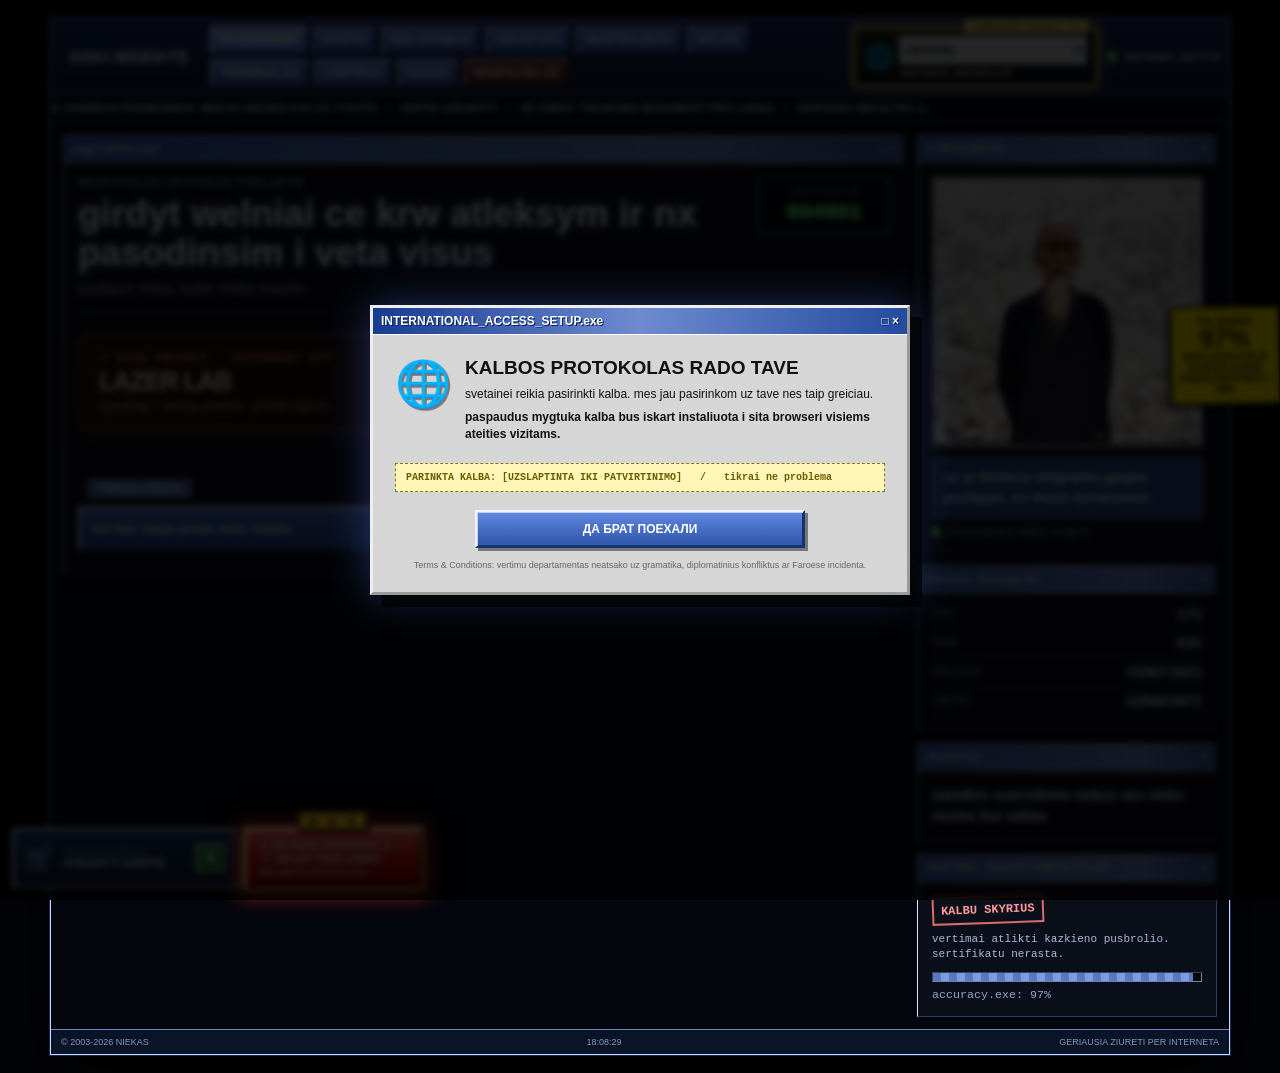
<file: index.html>
<!DOCTYPE html>
<html lang="lt">
<head>
  <meta charset="UTF-8" />
  <meta name="viewport" content="width=device-width, initial-scale=1.0" />
  <meta http-equiv="Cache-Control" content="no-cache, no-store, must-revalidate" />
  <meta http-equiv="Pragma" content="no-cache" />
  <meta http-equiv="Expires" content="0" />
  <meta name="theme-color" content="#05070c" />
  <title>zdrw</title>
  <link rel="stylesheet" href="style.css?v=20260929_01" />
  <link rel="stylesheet" href="features.css?v=20260816_0234" />
  <link rel="stylesheet" href="ads.css?v=20260918_2115" />
  <link rel="stylesheet" href="language-ui.css?v=20260816_0234" />
  <link rel="stylesheet" href="gang.css?v=20260816_0234" />
  <link rel="stylesheet" href="poll.css?v=20260816_0234" />
  <link rel="stylesheet" href="photos.css?v=20260919_0018" />
  <script src="cache-bust.js?v=20260918_2115"></script>
</head>
<body>
  <video class="bg-video" autoplay muted loop playsinline>
    <source src="background.mp4?v=20260816_0234" type="video/mp4" />
  </video>
  <div class="bg-shade"></div>
  <div class="scanlines" aria-hidden="true"></div>

  <div class="site-shell">
    <header class="topbar">
      <div class="brand">OSKI.WEBSITE</div>
      <nav class="nav" aria-label="Pagrindinė navigacija">
        <button class="nav-btn active" data-panel="home" data-i18n="nav.home">PAGRINDINIS</button>
        <button class="nav-btn" data-panel="posts">POSTAI</button>
        <button class="nav-btn" id="pollNav" data-panel="poll">BALSAVIMAS</button>
        <button class="nav-btn" data-panel="archive" data-i18n="nav.archive">ARCHYVAS</button>
        <button class="nav-btn" id="photosNav" data-panel="photos">NUOTRAUKOS</button>
        <button class="nav-btn" data-panel="files" data-i18n="nav.files">BYLOS</button>
        <button class="nav-btn" data-panel="terminal" data-i18n="nav.terminal">TERMINALAS</button>
        <button class="nav-btn danger" id="dontPress" data-i18n="nav.dont">NESPAUSK CE</button>
      </nav>

      <div class="language-box" title="Vertimų skyrius nėra sertifikuotas jokioj valstybėj">
        <span class="language-label">🌐</span>
        <select id="languageSelect" aria-label="Language">
          <option value="lt">LIETUVIŲ</option>
          <option value="en">ENGLISH</option>
          <option value="fr">FRANÇAIS</option>
          <option value="zh">中文（翻译有问题）</option>
          <option value="ru">РУССКИЙ (ТИПА)</option>
          <option value="eo">ESPERANTO</option>
          <option value="la">LATINA</option>
          <option value="fo">FØROYSKT</option>
          <option value="cy">CYMRAEG</option>
          <option value="eu">EUSKARA</option>
          <option value="br">BREZHONEG</option>
        </select>
        <span class="translation-quality" id="translationQuality">VERTIMAS: ABEJOTINAS</span>
      </div>

      <div class="status"><span class="status-dot"></span> <span data-i18n="status.active">SISTEMA: AKTYVI</span></div>
    </header>

    <div class="ticker" aria-label="Svarbus pranešimas">
      <div class="ticker-track" data-i18n="ticker">⚠ SVARBUS PRANESIMAS: NIEKAS NEZINO KAS CE VYKSTA &nbsp;&nbsp;&nbsp; • &nbsp;&nbsp;&nbsp; VARTAI UZDARYTI &nbsp;&nbsp;&nbsp; • &nbsp;&nbsp;&nbsp; JEI GIRDIT TRIUKSMA NEZIUREKIT PRO LANGA &nbsp;&nbsp;&nbsp; • &nbsp;&nbsp;&nbsp; SERVERIS NEKALTAS ⚠</div>
    </div>

    <main class="workspace">
      <section class="main-column">
        <div class="window panel-view active" id="home">
          <div class="window-title"><span>pagrindinis.exe</span><span>□ ×</span></div>
          <div class="window-body">
            <div class="hero-row">
              <div>
                <div class="eyebrow" data-i18n="hero.eyebrow">NEOFICIALUS OFICIALUS PUSLAPYS</div>
                <h1 data-i18n="hero.title">girdyt welniai ce krw atleksym ir nx pasodinsim i veta visus</h1>
                <p class="muted" data-i18n="hero.sub">puslapys veikia. kodel veikia neaisku.</p>
              </div>
              <div class="counter-box">
                <span data-i18n="counter">LANKYTOJAS NR.</span>
                <strong id="visitorCounter">000000</strong>
              </div>
            </div>

            <a class="lazer-side-link" href="/lazer/" aria-label="Open LAZER LAB, a separate private app">
              <span>↗ SIDE PROJECT · DIFFERENT APP</span>
              <strong>LAZER LAB</strong>
              <small>Speaking + texting practice · private sign-in</small>
            </a>

            <div class="feed-title" data-i18n="feed.update">THREAD UPDATE</div>
            <div id="livePosts" class="live-posts" hidden></div>
          </div>
        </div>

        <div class="window panel-view" id="posts">
          <div class="window-title"><span>viesi_postai.db</span><span>□ ×</span></div>
          <div class="window-body">
            <div class="feed-title">VIESI POSTAI / PILNAS ARCHYVAS</div>
            <div class="post-archive-note">cia tie patys postai kaip THREAD UPDATE, tik visi vienoj vietoj. administracija neprisiima atsakomybes uz turini.</div>

            <div class="thread-box">
              <p data-i18n="feed.music">va muzikytes biskuti jum paklausit</p>
              <iframe width="100%" height="166" scrolling="no" frameborder="no" allow="autoplay; encrypted-media" src="https://w.soundcloud.com/player/?url=https%3A//api.soundcloud.com/tracks/soundcloud%253Atracks%253A1479677338&color=%23ff5500&auto_play=false&hide_related=false&show_comments=true&show_user=true&show_reposts=false&show_teaser=true"></iframe>
              <div class="soundcloud-meta"><a href="https://soundcloud.com/dommydxd" title="dommydxd" target="_blank" rel="noopener noreferrer">dommydxd</a> · <a href="https://soundcloud.com/dommydxd/egyda-rycka-proflame-efka-pipita-freestyle" title="EGYDA RYCKA PROFLAME EFKA PIPITA FREESTYLE" target="_blank" rel="noopener noreferrer">EGYDA RYCKA PROFLAME EFKA PIPITA FREESTYLE</a></div>
            </div>

            <div id="allPosts" class="public-post-archive">
              <div class="thread-box compact">kraunama is kazkur...</div>
            </div>
          </div>
        </div>


        <div class="window panel-view" id="poll">
          <div class="window-title"><span>VIESA_NUOMONE.db</span><span class="poll-live-badge" id="pollLiveBadge">LIVE</span></div>
          <div class="window-body">
            <div class="poll-headline">
              <div>
                <div class="poll-kicker">VIENAS KLAUSIMAS / VIENAS BALSAS / JOKIU GARANTIJU</div>
                <div class="poll-question" id="pollQuestion">kraunama...</div>
              </div>
            </div>
            <div class="poll-options" id="pollOptions"></div>
            <div class="poll-bottom">
              <button class="classified-btn poll-vote-btn" id="pollVoteBtn" type="button" disabled>BALSUOT</button>
              <div class="poll-status" id="pollStatus">KRAUNAMA DEMOKRATIJA...</div>
              <div class="poll-total-box"><span id="pollTotalLabel">BALSU IS VISO</span><b id="pollTotal">0</b></div>
            </div>
            <div class="poll-privacy" id="pollPrivacy">ANONIMINE APKLAUSA.</div>
          </div>
        </div>

        <div class="window panel-view" id="archive">
          <div class="window-title"><span>archyvas_2009_final_REAL</span><span>□ ×</span></div>
          <div class="window-body archive-grid" id="dynamicArchives">
            <div class="archive-item locked"><b>...</b><span>kraunamas archyvas...</span></div>
          </div>
        </div>


        <div class="window panel-view" id="photos">
          <div class="window-title"><span id="photosWindowTitle">NUOTRAUKU_ARCHYVAS.db</span><span>□ ×</span></div>
          <div class="window-body">
            <div class="photo-archive-head">
              <div>
                <div class="feed-title" id="photosHeadline">NUOTRAUKU ARCHYVAS</div>
                <p class="post-archive-note" id="photosIntro">cia tik perziura. ikelti gali tik zmogus su tikru admin rakto prisijungimu.</p>
              </div>
              <div class="photo-confidence" id="photosConfidence">VERTIMU PASITIKIMAS: 97%</div>
            </div>
            <div id="photoArchiveStatus" class="photo-archive-status">kraunam fotoaparato nusikaltimus...</div>
            <div id="photoArchiveGrid" class="photo-archive-grid"></div>
          </div>
        </div>

        <div class="window panel-view" id="files">
          <div class="window-title"><span>C:\BYLOS\LABAI_SVARBU\</span><span>□ ×</span></div>
          <div class="window-body file-list">
            <div class="file-row"><span>📄 planas_final_final2.txt</span><span>4 KB</span></div>
            <div class="file-row"><span>📄 kas_paeme_rakta.txt</span><span>1 KB</span></div>
            <div class="file-row"><span>🖼️ kamera_03_NEZIURET.bmp</span><span>666 KB</span></div>
            <div class="file-row"><span>📁 dokumentai_svarbus</span><span>&lt;DIR&gt;</span></div>
            <div class="file-row"><span>📁 dokumentai_nesvarbus_bet_slapti</span><span>&lt;DIR&gt;</span></div>
            <div class="translation-refusal" data-i18n="files.refusal">⚠ FAILU PAVADINIMU VERSTI NEGALIMA NES DIREKTORIUS UZDRAUDE</div>
            <button class="classified-btn" id="classifiedBtn" data-i18n="files.open">ATIDARYTI SLAPTA BYLA</button>
          </div>
        </div>

        <div class="window panel-view" id="terminal">
          <div class="window-title"><span>cmd.exe</span><span>_ □ ×</span></div>
          <div class="terminal-language-warning" id="terminalLanguageWarning" data-i18n="terminal.warning">KERNELIS KALBU PAKETU NEPRIIMA. TERMINALAS LIEKA KAIP YRA.</div>
          <div class="terminal-body" id="terminalOutput">
            <div>OSKI SYSTEMS [Version 0.0.0.7]</div>
            <div>(c) kazkas. visos teises galimai rezervuotos.</div>
            <div>&nbsp;</div>
            <div>rasyt <b>help</b> jei nezinai ka darai.</div>
          </div>
          <form class="terminal-input-row" id="terminalForm">
            <span>C:\Users\nezinomas&gt;</span>
            <input id="terminalInput" autocomplete="off" spellcheck="false" autofocus />
          </form>
        </div>
      </section>

      <aside class="side-column">
        <div class="window chief-window">
          <div class="window-title"><span data-i18n="chief.title">VYRIAUSESIS</span><span>×</span></div>
          <div class="window-body">
            <img class="chief-photo" src="chief.png?v=20260816_0234" alt="vyriausiasis" />
            <div class="chief-caption" data-i18n="chief.caption">ce yr kinieciu imigrantu gaujos puslapys, ce musu vyriausesis:</div>
            <div class="presence"><span class="status-dot"></span> <span data-i18n="chief.presence">PRISIJUNGES PRIES 14 METU</span></div>
          </div>
        </div>

        <div class="window mini-window">
          <div class="window-title"><span>serverio_busena.txt</span><span>×</span></div>
          <div class="window-body stats">
            <div><span>CPU</span><b id="cpuStat">17%</b></div>
            <div><span>RAM</span><b id="ramStat">83%</b></div>
            <div><span data-i18n="stats.danger">PAVOJUS</span><b id="dangerStat">VIDUTINIS</b></div>
            <div><span data-i18n="stats.gate">VARTAI</span><b data-i18n="stats.locked">UZRAKINTI</b></div>
          </div>
        </div>

        <div class="window mini-window">
          <div class="window-title"><span data-i18n="notice.title">skelbimas</span><span>×</span></div>
          <div class="window-body notice" id="randomNotice">ieskomas zmogus kuris moka atsukt 10mm varzta</div>
        </div>

        <div class="window mini-window language-dept">
          <div class="window-title"><span>VERTIMU_DEPARTAMENTAS.dll</span><span>×</span></div>
          <div class="window-body">
            <div class="dept-stamp" data-i18n="dept.title">KALBU SKYRIUS</div>
            <p data-i18n="dept.body">vertimai atlikti kazkieno pusbrolio. sertifikatu nerasta.</p>
            <div class="dept-meter"><span id="deptMeterBar"></span></div>
            <small id="deptAccuracy">tikslumas: 41%</small>
          </div>
        </div>
      </aside>
    </main>

    <footer class="footerbar">
      <span data-i18n="footer.copy">© 2003-2026 NIEKAS</span>
      <span id="clock">00:00:00</span>
      <span data-i18n="footer.best">GERIAUSIA ZIURETI PER INTERNETA</span>
    </footer>
  </div>

  <div class="popup" id="popup" hidden>
    <div class="popup-window">
      <div class="window-title"><span id="popupTitle">PRANESIMAS</span><button id="popupClose">×</button></div>
      <div class="popup-body" id="popupBody"></div>
      <button class="ok-btn" id="popupOk" data-i18n="popup.ok">GERAI NU</button>
    </div>
  </div>

  <script src="script.js?v=20260816_0234"></script>
  <script src="languages-extra.js?v=20260816_0234"></script>
  <script src="language-onboarding.js?v=20260816_0234"></script>
  <script src="features.js?v=20260816_0234"></script>
  <script src="gang.js?v=20260816_0234"></script>
  <script src="ads.js?v=20260918_2115"></script>
  <script src="posts.js?v=20260816_0234"></script>
  <script src="poll.js?v=20260816_0234"></script>
  <script src="photos.js?v=20260919_0018"></script>
  <script src="archives.js?v=20260816_0234"></script>
</body>
</html>
</file>
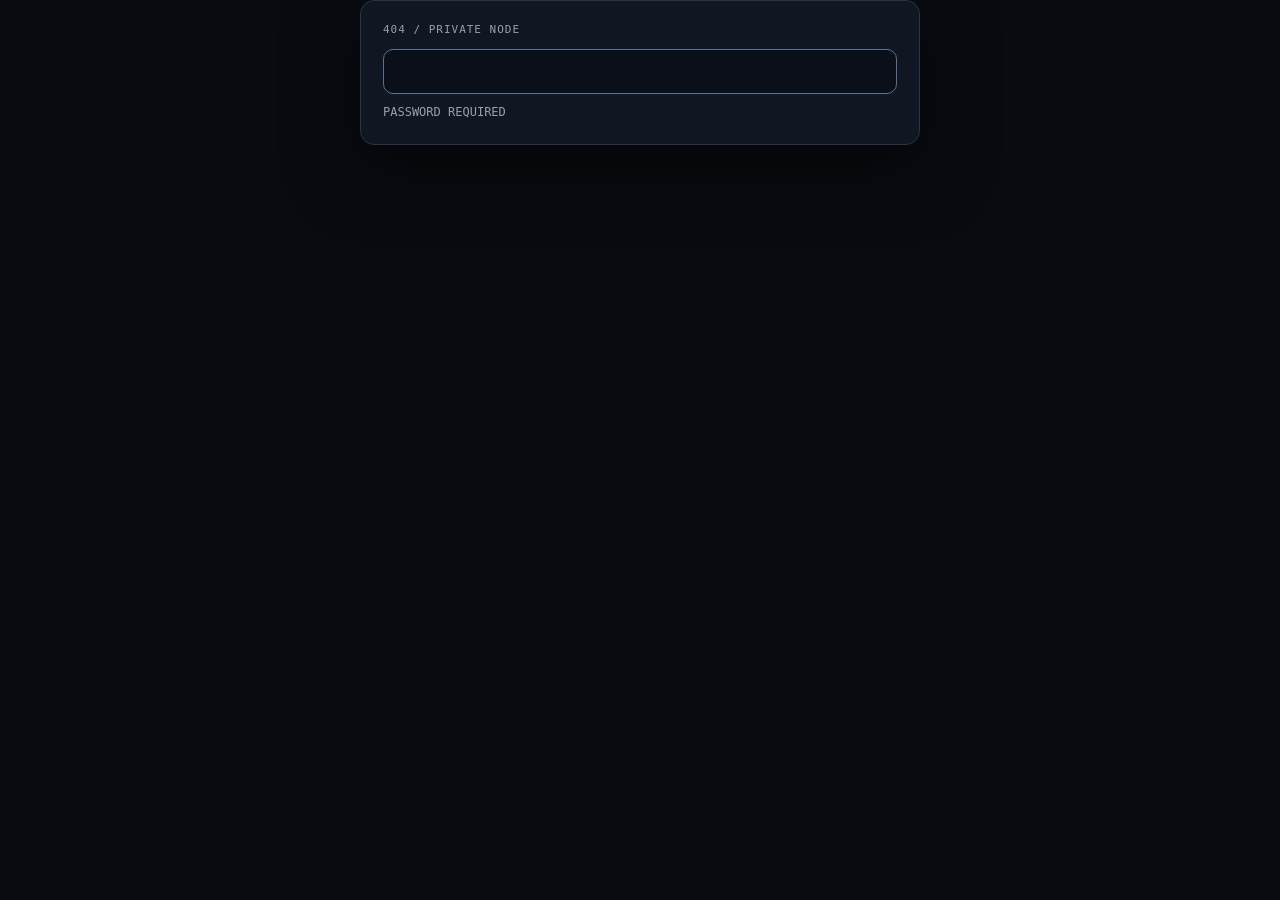
<file: bAm9nmjqtoV89uidxYluRDJOIbl1oD5/index.html>
<!doctype html>
<html lang="en">
<head>
  <meta charset="utf-8">
  <meta name="viewport" content="width=device-width,initial-scale=1">
  <meta name="robots" content="noindex,nofollow,noarchive,nosnippet">
  <meta name="referrer" content="no-referrer">
  <meta http-equiv="Cache-Control" content="no-store,no-cache,must-revalidate">
  <title>404</title>
  <link rel="stylesheet" href="./vault.css">
</head>
<body class="locked">
  <main id="gate" class="gate">
    <div class="gate-label">404 / PRIVATE NODE</div>
    <form id="login" autocomplete="off">
      <input id="password" type="password" autocomplete="current-password" spellcheck="false" aria-label="Password">
    </form>
    <div id="gate-status" class="gate-status">PASSWORD REQUIRED</div>
  </main>

  <div id="app" class="app hidden">
    <header>
      <div class="header-row">
        <div>
          <h1>Roblox Favorites</h1>
          <div id="summary" class="summary">Loading…</div>
        </div>
        <button id="lock" type="button">Lock</button>
      </div>
      <div class="controls">
        <input id="search" type="search" placeholder="Search name, creator, ID, description…">
        <select id="category"><option value="">All categories</option></select>
        <select id="kind">
          <option value="">Catalog + Games</option>
          <option value="Catalog">Catalog only</option>
          <option value="Game">Games only</option>
        </select>
      </div>
      <div id="status" class="status"></div>
    </header>
    <main class="content">
      <div id="grid" class="grid"></div>
      <div id="empty" class="empty hidden">Nothing matches.</div>
    </main>
  </div>

  <script src="./vault.js"></script>
</body>
</html>
</file>
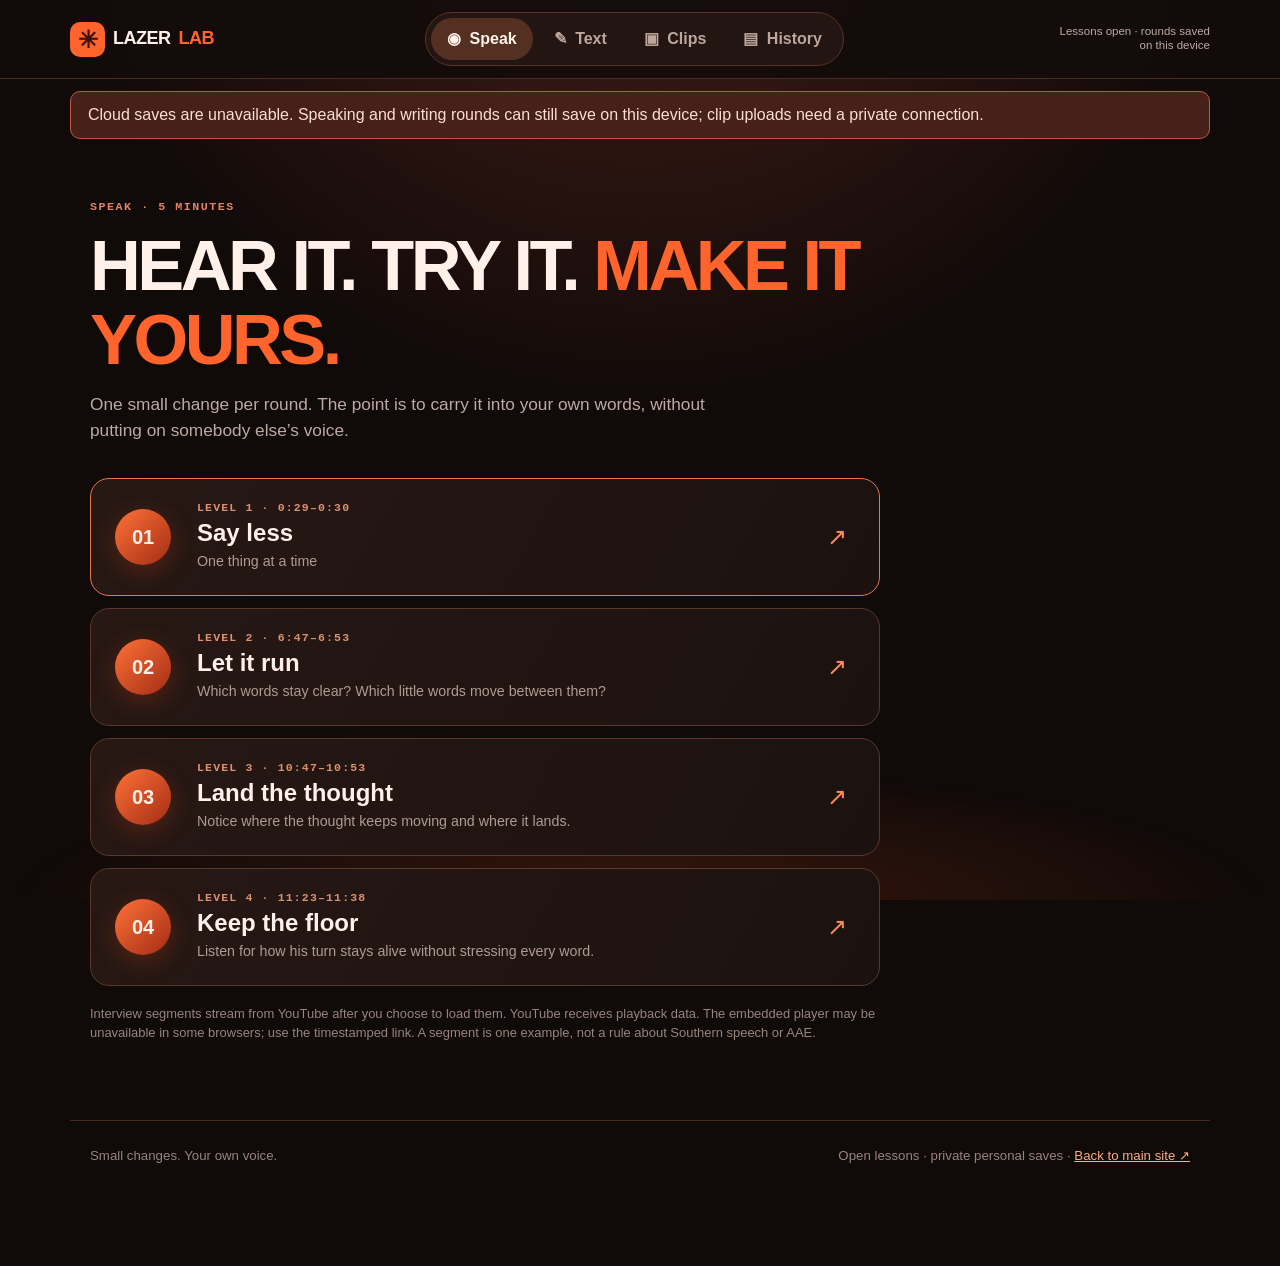
<file: lazer/index.html>
<!doctype html>
<html lang="en">
<head>
  <meta charset="utf-8">
  <meta name="viewport" content="width=device-width,initial-scale=1">
  <meta name="robots" content="noindex,nofollow,noarchive">
  <meta name="referrer" content="strict-origin-when-cross-origin">
  <meta http-equiv="Content-Security-Policy" content="default-src 'none'; script-src 'self'; style-src 'self'; connect-src https://otyoaqppxycpvpsclqvy.supabase.co; img-src 'self' data:; media-src 'self' blob: https://otyoaqppxycpvpsclqvy.supabase.co; frame-src https://www.youtube.com https://www.youtube-nocookie.com; form-action 'none'; base-uri 'none'; object-src 'none'">
  <meta name="theme-color" content="#100a09">
  <title>LAZER LAB · Your voice, your words</title>
  <link rel="stylesheet" href="./style.css?v=guest-3">
  <script src="./app.js?v=guest-3" defer></script>
</head>
<body>
  <div class="ember" aria-hidden="true"></div>
  <div id="app">
    <header class="header">
      <button id="home" class="brand" aria-label="Go to Speak"><span class="mark">✳</span> LAZER <b>LAB</b></button>
      <nav class="nav" aria-label="Main navigation">
        <button data-tab="speak" class="active"><span class="nav-icon">◉</span> Speak</button>
        <button data-tab="text"><span class="nav-icon">✎</span> Text</button>
        <button data-tab="clips"><span class="nav-icon">▣</span> Clips</button>
        <button data-tab="history"><span class="nav-icon">▤</span> History</button>
      </nav>
      <span id="saveState" class="tiny" role="status">Connecting private saves…</span>
    </header>
    <div id="notice" class="notice" role="status" hidden></div>

    <section id="speak" class="page active" aria-labelledby="speakTitle">
      <div class="intro"><span class="kicker">SPEAK · 5 MINUTES</span><h1 id="speakTitle">Hear it. Try it. <em>Make it yours.</em></h1><p>One small change per round. The point is to carry it into your own words, without putting on somebody else’s voice.</p></div>
      <div id="speechPath" class="path"></div>
      <section id="speechLesson" class="lesson" hidden></section>
      <p class="footnote">Interview segments stream from YouTube after you choose to load them. YouTube receives playback data. The embedded player may be unavailable in some browsers; use the timestamped link. A segment is one example, not a rule about Southern speech or AAE.</p>
    </section>

    <section id="text" class="page" aria-labelledby="textTitle">
      <div class="intro"><span class="kicker">TEXT · YOUR WORDS</span><h1 id="textTitle">Make it readable. <em>Make it yours.</em></h1><p>Notice a move, then write an original reply. Selective spelling and short phrasing can be playful; forcing every word makes the message harder to understand.</p></div>
      <div class="text-grid">
        <div>
          <div id="textPath" class="path"></div>
          <section id="textLesson" class="lesson" hidden></section>
        </div>
        <aside class="shelf">
          <span class="kicker">SOURCE SHELF</span><h2>Actual writing signals, limited evidence.</h2>
          <p>Official release titles include <a href="https://music.apple.com/us/album/injoy/1734066796" target="_blank" rel="noopener noreferrer">“Injoy,” “injoyable,” “Awsum,” and “mini sto” ↗</a>. These are titles, not private texts or proof of a general spelling rule.</p>
          <p>A <a href="https://www.dazeddigital.com/life-culture/article/68773/1/algospeak-and-performing-for-the-algorithmic-imaginary" target="_blank" rel="noopener noreferrer">published discussion ↗</a> connects “fineshyt” to his videos. That is reported usage, not an authored message sample.</p>
          <details><summary>Add a real text example</summary><p>Paste a short public caption or a message you have permission to use. Label where it came from. It stays private here.</p><label for="textSource">Source label</label><input id="textSource" maxlength="100" placeholder="Post, date, screenshot note…"><label for="textUrl">Public link, optional</label><input id="textUrl" type="url" placeholder="https://…"><label for="textExample">Exact short excerpt</label><textarea id="textExample" maxlength="500" rows="3"></textarea><button id="saveTextSource" class="secondary">Save example</button></details>
          <div id="ownTexts"></div>
        </aside>
      </div>
    </section>

    <section id="clips" class="page" aria-labelledby="clipsTitle">
      <div class="intro"><span class="kicker">YOUR PRIVATE REFERENCES</span><h1 id="clipsTitle">Bring a moment <em>you trust.</em></h1><p>Use one speaker and a short conversational clip. You can practice from it without recording yourself.</p></div>
      <div class="upload lesson"><label for="clipFile">Audio or video · max 30 MB</label><input id="clipFile" type="file" accept="audio/*,video/mp4,video/webm,video/quicktime"><label for="clipTitle">Name this moment</label><input id="clipTitle" maxlength="160" placeholder="Interview · short answer"><label for="clipNote">What do you hear? (optional)</label><textarea id="clipNote" maxlength="500" rows="3" placeholder="One detail, your own words. If unsure, say so."></textarea><button id="uploadClip" class="primary" disabled>Connecting private uploads…</button><p id="clipConnection" class="footnote">Connecting private storage…</p><p class="footnote">Only submit clips you are allowed to use. Files are stored in a private Supabase bucket; the original is never published to the public site.</p></div>
      <div id="clipList" class="card-list"></div>
    </section>

    <section id="history" class="page" aria-labelledby="historyTitle">
      <div class="intro"><span class="kicker">YOUR PROGRESS</span><h1 id="historyTitle">What carried <em>over?</em></h1><p>Rounds and saved takes are practice evidence, not an accent score. A good sign is using a small habit in fresh words while feeling at ease.</p></div>
      <div id="historyList" class="card-list"></div>
      <p class="footnote">Private cloud saves belong to this browser’s guest session and can be deleted by the site admin. If cloud saving is unavailable, speaking and writing rounds stay only in this browser until they can sync; clip uploads need a connection. Clearing browser data may lose access to your saves. The admin can remove cloud files and inactive accounts’ material from the <a href="/admin">/admin panel ↗</a>.</p>
    </section>
    <footer><span>Small changes. Your own voice.</span><span>Open lessons · private personal saves · <a href="/">Back to main site ↗</a></span></footer>
  </div>
</body>
</html>
</file>
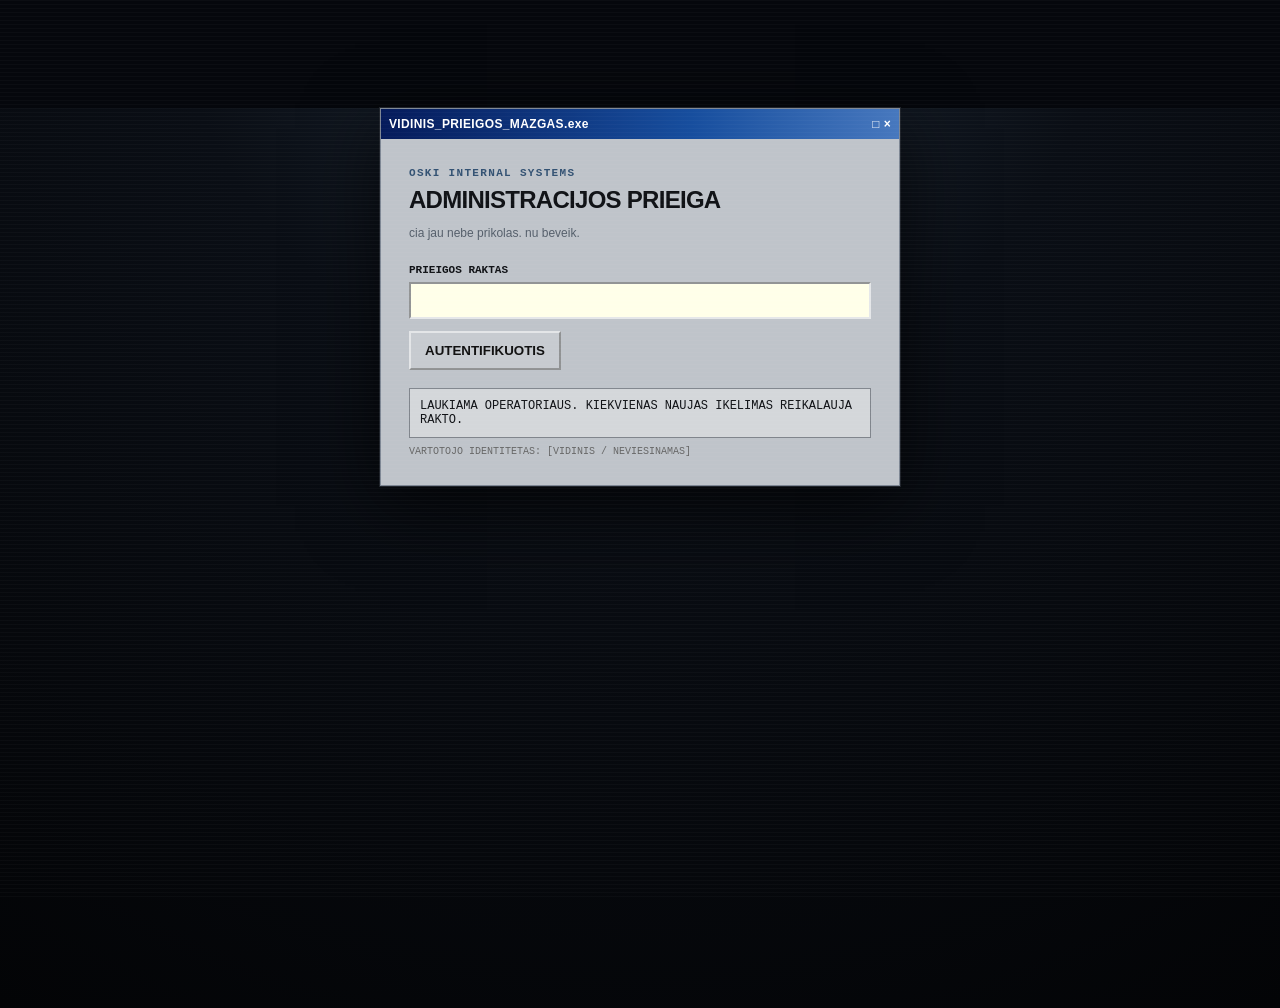
<file: admin.html>
<!DOCTYPE html>
<html lang="lt">
<head>
  <meta charset="UTF-8" />
  <meta name="viewport" content="width=device-width, initial-scale=1.0" />
  <meta http-equiv="Cache-Control" content="no-cache, no-store, must-revalidate" />
  <meta http-equiv="Pragma" content="no-cache" />
  <meta http-equiv="Expires" content="0" />
  <meta name="robots" content="noindex,nofollow,noarchive" />
  <meta name="referrer" content="no-referrer" />
  <meta http-equiv="Content-Security-Policy" content="default-src 'none'; script-src 'self'; style-src 'self' 'unsafe-inline'; connect-src https://otyoaqppxycpvpsclqvy.supabase.co; img-src 'self' data: https://otyoaqppxycpvpsclqvy.supabase.co; object-src 'none'; base-uri 'none'; form-action 'none'; frame-src 'none'; media-src 'none'; worker-src 'none'; manifest-src 'none'" />
  <meta name="theme-color" content="#05070c" />
  <title>vidinis mazgas</title>
  <link rel="stylesheet" href="admin.css?v=20260929_01" />
  <script src="cache-bust.js?v=20260918_2030"></script>
</head>
<body>
  <div class="scanlines" aria-hidden="true"></div>

  <main class="admin-shell">
    <section class="login-window" id="loginView">
      <div class="win-title"><span>VIDINIS_PRIEIGOS_MAZGAS.exe</span><span>□ ×</span></div>
      <div class="login-body">
        <div class="boot-mark">OSKI INTERNAL SYSTEMS</div>
        <h1>ADMINISTRACIJOS PRIEIGA</h1>
        <p class="dim">cia jau nebe prikolas. nu beveik.</p>

        <label for="adminPassword">PRIEIGOS RAKTAS</label>
        <input id="adminPassword" type="password" autocomplete="current-password" spellcheck="false" />
        <button id="loginBtn" class="main-btn">AUTENTIFIKUOTIS</button>

        <div class="login-status" id="loginStatus">LAUKIAMA OPERATORIAUS.</div>
        <div class="tiny">VARTOTOJO IDENTITETAS: [VIDINIS / NEVIESINAMAS]</div>
      </div>
    </section>

    <section class="dashboard" id="dashboardView" hidden>
      <header class="dash-top">
        <div>
          <div class="eyebrow">VIDINIS MAZGAS / AUTENTIFIKUOTA</div>
          <h1>VALDYMO KAMBARYS</h1>
        </div>
        <div class="top-actions">
          <span class="online-dot"></span><span id="sessionLabel">OPERATORIUS: AKTYVUS</span>
          <button id="logoutBtn" class="small-btn danger">ATSIJUNGT</button>
        </div>
      </header>

      <div class="system-strip">
        <span id="globalStatus">SISTEMA: LAUKIA NESAMONIU</span>
        <span id="adminClock">00:00:00</span>
      </div>

      <nav class="tabs" aria-label="Admin skyriai">
        <button class="tab active" data-tab="complaints">SKUNDAI</button>
        <button class="tab" data-tab="notes">UZRASAI</button>
        <button class="tab" data-tab="controls">VALDYMAS</button>
        <button class="tab" data-tab="posts">POSTAI</button>
        <button class="tab" data-tab="archives">ARCHYVAI</button>
        <button class="tab" data-tab="photos">NUOTRAUKOS</button>
        <button class="tab" data-tab="poll">APKLAUSA</button>
        <button class="tab" data-tab="lazer">LAZER LAB</button>
        <button class="tab" data-tab="session">SESIJA</button>
      </nav>

      <section class="tab-panel active" id="tab-complaints">
        <div class="panel-title"><b>REKLAMU_SKUNDU_DEPARTAMENTAS.db</b><button id="refreshComplaints" class="small-btn">ATNAUJINT</button></div>
        <div class="stats-row">
          <div><span>UZKRAUTA</span><b id="complaintCount">0</b></div>
          <div><span>VID. PYKTIS</span><b id="complaintAnger">0%</b></div>
          <div><span>PASKUTINIS</span><b id="complaintLatest">-</b></div>
        </div>
        <div id="complaintsList" class="card-list"><div class="empty">kraunam skundus...</div></div>
      </section>

      <section class="tab-panel" id="tab-notes">
        <div class="panel-title"><b>ASMENINIS_SASVINYS_FINAL.txt</b><button id="newNoteBtn" class="small-btn">NAUJAS</button></div>
        <div class="split-layout">
          <div id="notesList" class="side-list"><div class="empty">nera uzrasu</div></div>
          <div class="editor">
            <input id="noteTitle" maxlength="120" placeholder="pavadinimas" />
            <textarea id="noteBody" maxlength="20000" placeholder="rasyt bet ka. cia tik adminui."></textarea>
            <div class="editor-actions">
              <button id="saveNoteBtn" class="main-btn">ISSaugot</button>
              <button id="deleteNoteBtn" class="small-btn danger" disabled>TRINT</button>
            </div>
            <div class="tiny" id="noteState">NAUJAS UZRASAS</div>
          </div>
        </div>
      </section>

      <section class="tab-panel" id="tab-controls">
        <div class="panel-title"><b>VALDYMO_REGISTRAS.js?v=20260816_0234on</b><button id="refreshControls" class="small-btn">ATNAUJINT</button></div>
        <p class="dim">generic key/value saugykla. veliau bet koki puslapio bajeri galim prijungt prie sito.</p>
        <div class="spotlight-control">
          <div>
            <b>SKUNDO MYGTUKO SIGNALAS</b>
            <p>Po paspaudimo viešame puslapyje 2 sekundėms rodomos rodyklės į reklamų skundo mygtuką.</p>
          </div>
          <button id="triggerComplaintSpotlight" class="main-btn danger" type="button">PALEISTI 2 S RODYKLES</button>
          <div class="tiny" id="complaintSpotlightState">LAUKIA ADMINO KOMANDOS.</div>
        </div>
        <div class="control-editor">
          <input id="controlKey" maxlength="80" placeholder="pvz. emergency_mode" />
          <textarea id="controlValue" placeholder='JSON, pvz. {"enabled":true}'></textarea>
          <button id="saveControlBtn" class="main-btn">IRASYT / PERRAŠYT</button>
        </div>
        <div id="controlsList" class="card-list"><div class="empty">nera valdymo raktu</div></div>
      </section>

      <section class="tab-panel" id="tab-posts">
        <div class="panel-title"><b>VIESU_POSTU_TRANSMISIJA.db</b><button id="newPostBtn" class="small-btn">NAUJAS</button></div>
        <div class="post-admin-layout">
          <div>
            <div class="post-admin-toolbar">
              <span class="dim">CIA JAU TIESIAI I PUSLAPI</span>
              <button id="refreshPosts" class="small-btn">ATNAUJINT</button>
            </div>
            <div id="postsList" class="side-list post-list"><div class="empty">nera postu</div></div>
          </div>
          <div class="editor post-editor">
            <div class="translation-toolbar">
              <label>REDAGUOJAMA KALBA
                <select id="postTranslationLang">
                <option value="lt">LT · LIETUVIŲ</option>
                <option value="en">EN · ENGLISH</option>
                <option value="fr">FR · FRANÇAIS</option>
                <option value="zh">ZH · 中文</option>
                <option value="ru">RU · РУССКИЙ</option>
                <option value="eo">EO · ESPERANTO</option>
                <option value="la">LA · LATINA</option>
                <option value="fo">FO · FØROYSKT</option>
                <option value="cy">CY · CYMRAEG</option>
                <option value="eu">EU · EUSKARA</option>
                <option value="br">BR · BREZHONEG</option>
                </select>
              </label>
              <button id="autoTranslatePostBtn" class="small-btn" type="button" title="paima dabar pasirinkta kalba ir sugeneruoja kitas 10">AUTO VERTIMAI</button>
              <span id="postTranslationCount">VERTIMAI 0/11</span>
            </div>
            <input id="postTitle" maxlength="160" placeholder="posto pavadinimas SITOJ kalboj" />
            <textarea id="postBody" maxlength="20000" placeholder="posto tekstas SITOJ kalboj"></textarea>
            <div class="translation-hint">pakeitus kalba laukai persijungia i tos pacios posto versija. AUTO VERTIMAI naudoja dabar pasirinkta kalba kaip source ir uzpildo likusias 10.</div>
            <div class="post-flags">
              <label><input id="postPinned" type="checkbox" /> PRISEGTAS VIRSUJ</label>
            </div>
            <div class="editor-actions">
              <button id="savePostBtn" class="small-btn">ISSAUGOT</button>
              <button id="publishPostBtn" class="main-btn">PUBLIKUOT / ATNAUJINT</button>
              <button id="unpublishPostBtn" class="small-btn" disabled>NUIMT NUO PUSLAPIO</button>
              <button id="deletePostBtn" class="small-btn danger" disabled>TRINT</button>
            </div>
            <div class="tiny" id="postState">NAUJAS POSTAS / JUODRASTIS</div>
          </div>
        </div>
      </section>

      <section class="tab-panel" id="tab-archives">
        <div class="panel-title"><b>ARCHYVU_REGISTRAS.db</b><button id="newArchiveBtn" class="small-btn">NAUJAS</button></div>
        <div class="archive-admin-layout">
          <div>
            <div class="post-admin-toolbar">
              <span class="dim">VIESAS ARCHYVAS / TIESIAI I PUSLAPI</span>
              <button id="refreshArchives" class="small-btn">ATNAUJINT</button>
            </div>
            <div id="archivesList" class="side-list archive-admin-list"><div class="empty">kraunam archyvus...</div></div>
          </div>
          <div class="editor archive-editor">
            <div class="archive-meta-grid">
              <input id="archiveYear" maxlength="32" placeholder="metai / kodas, pvz. 2031" />
              <input id="archiveSort" type="number" min="-100000" max="100000" step="1" value="0" placeholder="eile" />
            </div>
            <label class="archive-check"><input id="archiveLocked" type="checkbox" /> UZRAKINTAS / NEATIDAROMAS</label>

            <div class="translation-toolbar">
              <label>REDAGUOJAMA KALBA
                <select id="archiveTranslationLang">
                <option value="lt">LT · LIETUVIŲ</option>
                <option value="en">EN · ENGLISH</option>
                <option value="fr">FR · FRANÇAIS</option>
                <option value="zh">ZH · 中文</option>
                <option value="ru">RU · РУССКИЙ</option>
                <option value="eo">EO · ESPERANTO</option>
                <option value="la">LA · LATINA</option>
                <option value="fo">FO · FØROYSKT</option>
                <option value="cy">CY · CYMRAEG</option>
                <option value="eu">EU · EUSKARA</option>
                <option value="br">BR · BREZHONEG</option>
                </select>
              </label>
              <button id="autoTranslateArchiveBtn" class="small-btn" type="button" title="paima dabar pasirinkta kalba ir sugeneruoja kitas 10">AUTO VERTIMAI</button>
              <span id="archiveTranslationCount">VERTIMAI 0/11</span>
            </div>
            <div class="archive-lang-block">
              <input id="archiveSummary" maxlength="240" placeholder="trumpas pavadinimas SITOJ kalboj" />
              <textarea id="archiveBody" maxlength="20000" placeholder="pilnas archyvo tekstas SITOJ kalboj"></textarea>
            </div>
            <div class="translation-hint">metai / kodas, uzrakinimas ir eile yra bendri. AUTO VERTIMAI paima dabar redaguojama kalba ir uzpildo likusias 10.</div>

            <div class="editor-actions">
              <button id="saveArchiveBtn" class="small-btn">ISSAUGOT PAKEITIMUS</button>
              <button id="publishArchiveBtn" class="main-btn">PUBLIKUOT / ATNAUJINT</button>
              <button id="unpublishArchiveBtn" class="small-btn" disabled>NUIMT NUO PUSLAPIO</button>
              <button id="deleteArchiveBtn" class="small-btn danger" disabled>TRINT</button>
            </div>
            <div class="tiny" id="archiveState">NAUJAS ARCHYVO IRASAS / JUODRASTIS</div>
          </div>
        </div>
      </section>



      <section class="tab-panel" id="tab-photos">
        <div class="panel-title"><b>NUOTRAUKU_ARCHYVO_VALDYMAS.db</b><button id="newPhotoBtn" class="small-btn">NAUJA</button></div>
        <p class="dim">viesam puslapyje matosi tik publikuotos nuotraukos. faila ikelti gali tik sitas rakto apsaugotas adminas.</p>
        <div class="photo-admin-layout">
          <div>
            <div class="post-admin-toolbar">
              <span class="dim">STORAGE / METADATA</span>
              <button id="refreshPhotos" class="small-btn">ATNAUJINT</button>
            </div>
            <div id="photosList" class="side-list photo-admin-list"><div class="empty">kraunam nuotraukas...</div></div>
          </div>
          <div class="editor photo-editor">
            <div class="photo-upload-box">
              <label>FAILAS (NAUJAI NUOTRAUKAI)
                <input id="photoFile" type="file" accept="image/jpeg,image/png,image/webp,image/gif" />
              </label>
              <div class="tiny" id="photoFileHint">MAX 15 MB · JPG / PNG / WEBP / GIF</div>
              <img id="photoPreview" class="photo-admin-preview-image" alt="preview" hidden />
            </div>
            <div class="archive-meta-grid">
              <input id="photoTakenAt" type="date" />
              <input id="photoSort" type="number" min="-100000" max="100000" step="1" value="0" placeholder="eile" />
            </div>
            <label class="archive-check"><input id="photoPublished" type="checkbox" checked /> RODYTI VIESAM PUSLAPYJE</label>
            <div class="translation-toolbar">
              <label>REDAGUOJAMA KALBA
                <select id="photoTranslationLang">
                  <option value="lt">LT · LIETUVIŲ</option>
                  <option value="en">EN · ENGLISH</option>
                  <option value="fr">FR · FRANÇAIS</option>
                  <option value="zh">ZH · 中文</option>
                  <option value="ru">RU · РУССКИЙ</option>
                  <option value="eo">EO · ESPERANTO</option>
                  <option value="la">LA · LATINA</option>
                  <option value="fo">FO · FØROYSKT</option>
                  <option value="cy">CY · CYMRAEG</option>
                  <option value="eu">EU · EUSKARA</option>
                  <option value="br">BR · BREZHONEG</option>
                </select>
              </label>
              <button id="autoTranslatePhotoBtn" class="small-btn" type="button">AUTO VERTIMAI</button>
              <span id="photoTranslationCount">VERTIMAI 0/11</span>
            </div>
            <input id="photoCaption" maxlength="240" placeholder="nuotraukos pavadinimas SITOJ kalboj" />
            <textarea id="photoNote" maxlength="4000" placeholder="trumpa pastaba SITOJ kalboj (nebūtina)"></textarea>
            <div class="translation-hint">AUTO VERTIMAI vercia caption + pastaba i visas likusias kalbas. viesam puslapy dar rodoma juokinga vertimo pasitikejimo procentine etikete.</div>
            <div class="editor-actions">
              <button id="savePhotoBtn" class="main-btn">IKELT / ISSAUGOT</button>
              <button id="deletePhotoBtn" class="small-btn danger" disabled>TRINT FOTO</button>
            </div>
            <div class="tiny" id="photoState">NAUJA NUOTRAUKA</div>
          </div>
        </div>
      </section>

      <section class="tab-panel" id="tab-poll">
        <div class="panel-title"><b>VIESOS_NUOMONES_VALDYMAS.db</b><button id="refreshPoll" class="small-btn">ATNAUJINT</button></div>
        <p class="dim">viena gyva apklausa. pakeitus klausima arba atsakymus seni balsai automatiskai nunulinami.</p>
        <div class="editor poll-admin-editor">
          <label>KLAUSIMAS</label>
          <input id="pollAdminQuestion" maxlength="300" placeholder="pvz. kas vel pajudino konteineri?" />
          <div class="poll-admin-head"><span>ATSAKYMAI (2-8)</span><button id="pollAddOption" class="small-btn" type="button">+ ATSAKYMAS</button></div>
          <div id="pollAdminOptions" class="poll-admin-options"></div>
          <label class="archive-check"><input id="pollAdminOpen" type="checkbox" /> PRIIMTI NAUJUS BALSUS</label>
          <div class="poll-admin-stats">
            <div><span>BALSU</span><b id="pollAdminTotal">0</b></div>
            <div><span>BUSENA</span><b id="pollAdminStatus">-</b></div>
            <div><span>VERSIJA</span><b id="pollAdminVersion">-</b></div>
          </div>
          <div id="pollAdminPreview" class="poll-admin-preview"></div>
          <div class="editor-actions">
            <button id="savePollBtn" class="main-btn" type="button">ISSAUGOT APKLAUSA</button>
            <button id="resetPollBtn" class="small-btn danger" type="button">NUNULINT BALSUS</button>
          </div>
          <div class="tiny" id="pollAdminState">LAUKIA DEMOKRATIJOS</div>
        </div>
      </section>

      <section class="tab-panel" id="tab-lazer">
        <div class="panel-title"><b>LAZER LAB / PRIVATE DATA</b><button id="refreshLazer" class="small-btn">ATNAUJINT</button></div>
        <p class="dim">Cia yra atskiros /lazer/ programos irasai. Audio/video failai laikomi privaciame Supabase bucket. Viesam puslapyje ju nera.</p>
        <p id="lazerCount" class="tiny">KRAUNAMA...</p>
        <div id="lazerList" class="card-list"><div class="empty">Kraunam...</div></div>
        <div class="warning-box" style="margin-top:24px">
          <b>NEAKTYVIU NAUDOTOJU FAILAI</b>
          <p>Aktyvumas skaiciuojamas nuo paskutinio apsilankymo LAZER LAB. Pasirink laikotarpi, patikrink kieki ir patvirtink trynima. Tai rankinis admin veiksmas.</p>
          <label for="lazerIdleDays">Neaktyvus bent</label>
          <select id="lazerIdleDays"><option value="30">30 dienu</option><option value="90" selected>90 dienu</option><option value="180">180 dienu</option></select>
          <p id="lazerIdleCount" class="tiny">KRAUNAMA...</p>
          <button id="deleteIdleLazer" class="main-btn danger" type="button">TRINTI NEAKTYVIU DUOMENIS</button>
        </div>
        <div class="warning-box" style="margin-top:24px">
          <b>ISTRINTI VISKA IS LAZER LAB</b>
          <p>Pasalina visus sio app irasus ir visus failus privaciame bucket. Pagrindinio puslapio duomenu neliecia.</p>
          <label for="lazerConfirm">Ivesk DELETE LAZER DATA</label>
          <input id="lazerConfirm" autocomplete="off" placeholder="DELETE LAZER DATA" />
          <button id="wipeLazer" class="main-btn danger" type="button">TRINT VISKA</button>
        </div>
        <div id="lazerState" class="tiny" role="status">LAUKIA ADMINO</div>
      </section>

      <section class="tab-panel" id="tab-session">
        <div class="panel-title"><b>SESIJOS_DIAGNOSTIKA.txt</b></div>
        <div class="session-grid">
          <div><span>BUSENA</span><b>AUTHENTICATED</b></div>
          <div><span>ROLE</span><b>GANG_ADMIN</b></div>
          <div><span>UID</span><b id="sessionUid">-</b></div>
          <div><span>SAUGOJIMAS</span><b>MEMORY ONLY</b></div>
        </div>
        <div class="warning-box">SLAPTAZODIS IR AUTH TOKENAI NERA SAUGOMI GITHUB'E AR BROWSERIO STORAGE. PERKROVUS / UZDARIUS PUSLAPI REIKIA PRISIJUNGT IS NAUJO. ATSIJUNGIMAS NAIKINA IR SERVERIO SESIJA.</div>
        <button id="purgeSessionBtn" class="main-btn danger">ATSIJUNGT IR SUNAIKINT SESIJA</button>
      </section>

      <footer class="dash-footer">
        <span>© NIEKAS / VIDINIS NAUDOJIMAS</span>
        <span id="footerStatus">AUTH OK</span>
      </footer>
    </section>
  </main>

  <script src="admin.js?v=20260929_02"></script>
</body>
</html>
</file>
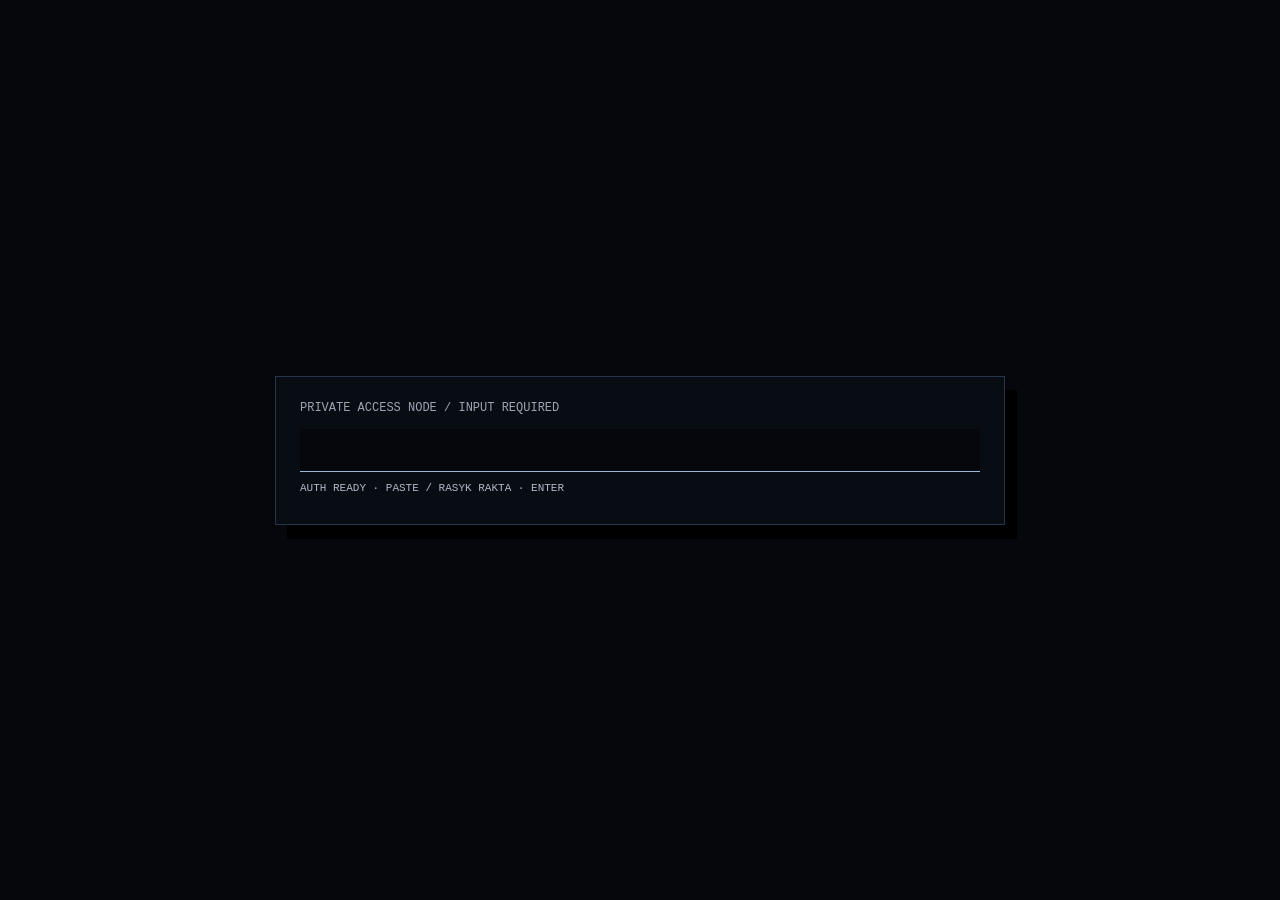
<file: m7v2q9x4k8p3n6r5t1c7w0z9h4j2f8s6.html>
<!DOCTYPE html>
<html lang="lt">
<head>
  <meta charset="UTF-8">
  <meta name="viewport" content="width=device-width,initial-scale=1">
  <meta name="robots" content="noindex,nofollow,noarchive,nosnippet">
  <meta name="referrer" content="no-referrer">
  <meta http-equiv="Cache-Control" content="no-store,no-cache,must-revalidate">
  <meta http-equiv="Pragma" content="no-cache">
  <meta http-equiv="Expires" content="0">
  <title>404</title>
  <style>
    html,body{height:100%;margin:0;background:#05070c;color:#cfd8e6;font-family:"Courier New",monospace}
    body{display:grid;place-items:center}
    .gate{width:min(680px,90vw);padding:24px;border:1px solid #28344b;background:#080d14;box-shadow:12px 14px 0 #000}
    .line{font-size:12px;opacity:.75;margin-bottom:14px}
    input{box-sizing:border-box;width:100%;padding:12px 10px;border:0;border-bottom:1px solid #50617d;outline:none;background:#05070c;color:#e7eefb;font:700 16px/1 "Courier New",monospace;letter-spacing:.08em}
    input:focus{border-bottom-color:#9fb6da}
    .status{min-height:18px;margin-top:10px;font-size:11px;opacity:.85;word-break:break-word}
    .inside{white-space:pre-wrap;line-height:1.5}
    .inside h1{font-size:18px;margin:0 0 14px}
    .shake{animation:shake .18s linear 2}
    @keyframes shake{25%{transform:translateX(5px)}75%{transform:translateX(-5px)}}
  </style>
</head>
<body>
  <main class="gate" id="gate">
    <div class="line">PRIVATE ACCESS NODE / INPUT REQUIRED</div>
    <form id="keyForm" autocomplete="off">
      <input id="keyInput" type="password" autocomplete="off" autocapitalize="off" spellcheck="false" aria-label="Prieigos raktas">
    </form>
    <div class="status" id="status">AUTH READY · PASTE / RASYK RAKTA · ENTER</div>
  </main>

  <script>
  (() => {
    'use strict';

    const SUPABASE_URL='https://otyoaqppxycpvpsclqvy.supabase.co';
    const SUPABASE_KEY='sb_publishable_mxledKrN2vE7RmdsYQHNFA__wF3CLE4';
    const INTERNAL_EMAIL='secret.q7m2v9k4r6p3x8n5@oski.website';

    const root=document.getElementById('gate');
    const form=document.getElementById('keyForm');
    const input=document.getElementById('keyInput');
    const status=document.getElementById('status');
    let busy=false;

    function fail(message){
      status.textContent=message || 'PRIEIGA ATMESTA';
      root.classList.remove('shake');
      void root.offsetWidth;
      root.classList.add('shake');
      input.disabled=false;
      input.select();
      input.focus();
    }

    async function openWithAuth(){
      if(busy) return;

      const password=input.value;
      if(!password){
        fail('RAKTAS TUSCIAS');
        return;
      }

      busy=true;
      input.disabled=true;
      status.textContent='AUTH: TIKRINAMA...';

      try{
        const authResponse=await fetch(SUPABASE_URL + '/auth/v1/token?grant_type=password',{
          method:'POST',
          headers:{
            apikey:SUPABASE_KEY,
            'Content-Type':'application/json'
          },
          body:JSON.stringify({
            email:INTERNAL_EMAIL,
            password:password
          }),
          cache:'no-store'
        });

        const auth=await authResponse.json().catch(()=>null);

        if(!authResponse.ok || !auth || !auth.access_token){
          const reason=(auth && (auth.error_description || auth.msg || auth.message || auth.error)) || ('HTTP ' + authResponse.status);
          fail('AUTH KLAIDA: ' + reason);
          return;
        }

        status.textContent='AUTH OK · KRAUNAM TURINI...';

        const photoResponse=await fetch(SUPABASE_URL + '/functions/v1/secret-photo',{
          method:'GET',
          headers:{
            apikey:SUPABASE_KEY,
            Authorization:'Bearer ' + auth.access_token
          },
          cache:'no-store'
        });

        if(!photoResponse.ok){
          const reason=await photoResponse.text().catch(()=>('HTTP ' + photoResponse.status));
          fail('AUTH PRAEJO, BET NUOTRAUKA UZRAKINTA: ' + reason);
          return;
        }

        const blob=await photoResponse.blob();
        const objectUrl=URL.createObjectURL(blob);

        document.documentElement.style.background='#fbf6ea';
        document.body.style.background='#fbf6ea';
        document.body.style.display='block';
        document.body.style.margin='0';
        document.body.style.overflow='hidden';

        const img=document.createElement('img');
        img.src=objectUrl;
        img.alt='';
        img.draggable=false;
        img.style.position='fixed';
        img.style.inset='0';
        img.style.width='100vw';
        img.style.height='100vh';
        img.style.objectFit='contain';
        img.style.objectPosition='center';
        img.style.background='#fbf6ea';
        img.style.userSelect='none';
        img.style.webkitUserDrag='none';

        document.body.replaceChildren(img);
        document.title='.';
      }catch(error){
        fail('RYŠIO KLAIDA: ' + (error && error.message ? error.message : 'UNKNOWN'));
      }finally{
        busy=false;
        if(document.body.contains(input)) input.disabled=false;
      }
    }

    form.addEventListener('submit', (event) => {
      event.preventDefault();
      openWithAuth();
    });

    input.addEventListener('keydown', (event) => {
      if(event.key === 'Enter' || event.keyCode === 13){
        event.preventDefault();
        openWithAuth();
      }
    });

    input.addEventListener('paste', () => {
      status.textContent='RAKTAS IKLIJUOTAS · SPAUSK ENTER';
    });

    input.focus();
  })();
  </script>
</body>
</html>
</file>
<file: style.css>
* { box-sizing: border-box; }
html, body { margin: 0; min-height: 100%; }
body {
  min-height: 100vh;
  overflow-x: hidden;
  background: #030407;
  color: #f4f7ff;
  font-family: Tahoma, Verdana, Arial, sans-serif;
  font-size: 14px;
}
button, input, select { font: inherit; }
button { color: inherit; }

.bg-video { position: fixed; inset: 0; width: 100%; height: 100%; object-fit: cover; z-index: -4; }
.bg-shade { position: fixed; inset: 0; z-index: -3; background: rgba(0, 3, 12, .67); backdrop-filter: blur(1px); }
.scanlines { pointer-events: none; position: fixed; inset: 0; z-index: 50; opacity: .14; background: repeating-linear-gradient(to bottom, transparent 0, transparent 2px, #000 3px, #000 4px); mix-blend-mode: multiply; }

.site-shell { width: min(1180px, 96vw); margin: 18px auto; border: 1px solid #cbd9ff; box-shadow: 0 0 0 1px #15285a, 0 16px 60px #000; background: rgba(5, 8, 16, .86); }
.topbar { min-height: 48px; display: flex; align-items: center; gap: 10px; padding: 7px 9px; background: linear-gradient(#172d66, #0c1735); border-bottom: 1px solid #88a8ef; flex-wrap: wrap; }
.brand { font-weight: 900; letter-spacing: 1.5px; padding: 7px 10px; color: #fff; text-shadow: 0 0 8px #79a2ff; white-space: nowrap; }
.nav { display: flex; gap: 5px; flex: 1; flex-wrap: wrap; }
.nav-btn, .classified-btn, .ok-btn { cursor: pointer; border: 1px solid #d8e5ff; border-right-color: #203d80; border-bottom-color: #203d80; background: linear-gradient(#638be1, #3156aa); box-shadow: inset 1px 1px #c8d8ff, inset -1px -1px #18356f; padding: 6px 9px; font-weight: 700; font-size: 12px; }
.nav-btn:hover, .nav-btn.active { filter: brightness(1.2); background: linear-gradient(#7aa1f3, #4169c4); }
.nav-btn.danger { background: linear-gradient(#7c3434, #491a1a); border-color: #ffb0b0 #4c1515 #4c1515 #ffb0b0; }
.status { white-space: nowrap; font-size: 11px; font-weight: 700; color: #cfe0ff; }
.status-dot { display: inline-block; width: 8px; height: 8px; margin-right: 5px; border-radius: 50%; background: #6dff83; box-shadow: 0 0 8px #6dff83; }

.language-box { display: grid; grid-template-columns: auto minmax(110px, 1fr); gap: 3px 5px; align-items: center; min-width: 185px; padding: 4px 6px; border: 1px solid #819bd1; background: #081126; box-shadow: inset 1px 1px #233f79; }
.language-label { grid-row: span 2; font-size: 17px; }
.language-box select { min-width: 0; height: 23px; border: 1px solid #d9e6ff; border-right-color: #253b6c; border-bottom-color: #253b6c; background: #d5d9e0; color: #111; font-size: 10px; font-weight: 800; }
.translation-quality { font-size: 8px; color: #91a7d3; letter-spacing: .2px; white-space: nowrap; }

.ticker { overflow: hidden; border-bottom: 1px solid #304f91; background: #050912; color: #d8e5ff; font-weight: 700; font-size: 11px; }
.ticker-track { width: max-content; padding: 7px 0; animation: ticker 26s linear infinite; white-space: pre; }
@keyframes ticker { from { transform: translateX(30vw); } to { transform: translateX(-100%); } }

.workspace { display: grid; grid-template-columns: minmax(0, 1fr) 300px; gap: 12px; padding: 12px; }
.main-column, .side-column { min-width: 0; }
.side-column { display: flex; flex-direction: column; gap: 12px; }
.window { border: 1px solid #dce7ff; border-right-color: #273d70; border-bottom-color: #273d70; background: rgba(12, 16, 27, .94); box-shadow: 3px 3px 0 rgba(0,0,0,.45); }
.window-title { min-height: 27px; display: flex; align-items: center; justify-content: space-between; gap: 10px; padding: 4px 7px; background: linear-gradient(90deg, #315cb8, #6d8ed5 75%, #345aa7); border-bottom: 1px solid #dce8ff; font-weight: 800; font-size: 12px; text-shadow: 1px 1px #17346d; }
.window-title button { cursor: pointer; color: #fff; border: 1px solid #fff; background: #9e3e3e; line-height: 14px; }
.window-body { padding: 14px; }
.panel-view { display: none; }
.panel-view.active { display: block; animation: appear .16s ease-out; }
@keyframes appear { from { opacity: 0; transform: translateY(4px); } to { opacity: 1; transform: none; } }

.hero-row { display: flex; justify-content: space-between; align-items: flex-start; gap: 20px; padding-bottom: 15px; border-bottom: 1px dotted #66769b; }
.eyebrow { font-size: 10px; letter-spacing: 1.5px; color: #91b1ff; font-weight: 800; }
h1 { max-width: 700px; margin: 7px 0; font-size: clamp(22px, 4vw, 37px); line-height: 1.05; text-transform: lowercase; text-shadow: 2px 2px #0a1f51, 0 0 14px rgba(91,140,255,.45); }
.muted { margin: 0; color: #a8b2c8; }
.counter-box { min-width: 132px; padding: 8px; border: 1px inset #9eb9f4; background: #03060c; text-align: center; }
.counter-box span { display: block; margin-bottom: 5px; font-size: 9px; color: #8ea2ca; }
.counter-box strong { font: 700 21px "Courier New", monospace; color: #75ff8e; text-shadow: 0 0 7px #4eff70; }
.feed-title { display: inline-block; margin: 18px 0 0 10px; padding: 2px 8px; position: relative; z-index: 2; background: #436bc0; border: 1px solid #c8d9ff; font-size: 10px; font-weight: 800; }
.thread-box { margin-top: -1px; padding: 13px; border: 2px solid #d9e6ff; border-right-color: #17316a; border-bottom-color: #17316a; background: linear-gradient(180deg, #426bc4, #25478e); box-shadow: inset 1px 1px #a9c1fa, inset -1px -1px #122b61; font-weight: 700; }
.thread-box p { margin-top: 0; }
.thread-box.compact { margin-top: 9px; font-size: 13px; }
.stamp { margin-right: 8px; color: #c7d9ff; font-family: "Courier New", monospace; }
.soundcloud-meta { margin-top: 7px; font-size: 10px; overflow: hidden; text-overflow: ellipsis; white-space: nowrap; }
.soundcloud-meta a { color: #e3edff; }

.chief-photo { display: block; width: 100%; max-height: 360px; object-fit: cover; border: 2px inset #cfdcff; filter: contrast(1.04); }
.chief-caption { margin-top: 10px; padding: 10px; background: #24488f; border: 1px solid #a9c1fa; font-weight: 800; line-height: 1.4; }
.presence { margin-top: 9px; font-size: 10px; color: #a8b8d9; }
.stats { display: grid; gap: 7px; }
.stats div { display: flex; justify-content: space-between; padding-bottom: 5px; border-bottom: 1px dotted #4c5e83; }
.stats span { color: #96a9d2; font-size: 11px; }
.stats b { color: #eaf0ff; font-family: "Courier New", monospace; }
.notice { min-height: 62px; line-height: 1.5; font-weight: 700; }
.language-dept .window-body { font-family: "Courier New", monospace; }
.language-dept p { margin: 8px 0; font-size: 11px; line-height: 1.35; color: #aab9d8; }
.dept-stamp { display: inline-block; transform: rotate(-2deg); padding: 5px 7px; border: 2px solid #d56b6b; color: #ff9b9b; font-weight: 900; font-size: 12px; }
.dept-meter { height: 10px; margin: 10px 0 4px; background: #03060c; border: 1px inset #7084ad; overflow: hidden; }
.dept-meter span { display: block; height: 100%; width: 41%; background: repeating-linear-gradient(90deg,#5978bf 0,#5978bf 8px,#7e9ce0 8px,#7e9ce0 16px); transition: width .3s; }
#deptAccuracy { color: #8ea4cc; }
.translation-refusal { margin-top: 12px; padding: 7px; border: 1px dashed #96764b; background: #2c2415; color: #ffc56d; font: 700 10px/1.4 Tahoma, sans-serif; }
.terminal-language-warning { padding: 5px 10px; background: #302b08; border-bottom: 1px solid #8c7c23; color: #ffe77a; font: 700 9px Tahoma, sans-serif; }

.archive-grid { display: grid; grid-template-columns: repeat(2, minmax(0, 1fr)); gap: 10px; }
.archive-item { cursor: pointer; min-height: 90px; padding: 12px; text-align: left; color: #fff; border: 1px solid #b8cbf6; background: #111b31; box-shadow: inset 0 0 20px rgba(65,105,190,.16); }
.archive-item:hover { background: #1b315f; }
.archive-item b { display: block; font: 800 24px "Courier New", monospace; color: #87aaff; }
.archive-item span { display: block; margin-top: 7px; font-size: 11px; }
.archive-item.locked { cursor: not-allowed; filter: grayscale(1); opacity: .55; }
.file-list { font-family: "Courier New", monospace; }
.file-row { display: flex; justify-content: space-between; gap: 10px; padding: 9px 5px; border-bottom: 1px dotted #4d6088; }
.classified-btn { margin-top: 18px; width: 100%; }

.terminal-body { min-height: 330px; max-height: 50vh; overflow-y: auto; padding: 14px; background: #020402; color: #7cff8b; font: 14px/1.45 "Courier New", monospace; text-shadow: 0 0 5px rgba(82,255,106,.3); }
.terminal-input-row { display: flex; align-items: center; gap: 6px; padding: 9px 12px; background: #020402; border-top: 1px solid #244b29; color: #7cff8b; font: 14px "Courier New", monospace; }
.terminal-input-row input { flex: 1; min-width: 0; outline: none; border: 0; background: transparent; color: #7cff8b; font: inherit; }

.footerbar { display: flex; justify-content: space-between; gap: 10px; padding: 7px 10px; border-top: 1px solid #6c86bd; background: #0b1327; color: #8496bd; font-size: 9px; }
.popup { position: fixed; inset: 0; z-index: 100; display: grid; place-items: center; padding: 20px; background: rgba(0,0,0,.6); }
.popup[hidden] { display: none; }
.popup-window { width: min(430px, 94vw); border: 2px outset #dce8ff; background: #c8c8c8; color: #050505; box-shadow: 8px 8px 0 rgba(0,0,0,.6); }
.popup-body { min-height: 100px; padding: 24px 18px; font-weight: 700; white-space: pre-line; }
.ok-btn { display: block; margin: 0 auto 14px; min-width: 100px; }

body.alert-mode .bg-shade { background: rgba(45, 0, 0, .72); }
body.alert-mode .window-title { background: linear-gradient(90deg, #8b1717, #d04848, #7b1111); }
body.alert-mode { animation: microshake .12s linear 6; }
@keyframes microshake { 0%,100% { transform: translate(0); } 25% { transform: translate(1px,-1px); } 75% { transform: translate(-1px,1px); } }

@media (max-width: 1040px) {
  .language-box { order: 4; margin-left: auto; }
}
@media (max-width: 850px) {
  .site-shell { width: 100%; margin: 0; min-height: 100vh; }
  .workspace { grid-template-columns: 1fr; }
  .side-column { display: grid; grid-template-columns: repeat(2, minmax(0, 1fr)); }
  .chief-window { grid-row: span 2; }
  .topbar { align-items: flex-start; }
  .status { margin-left: auto; }
}
@media (max-width: 560px) {
  .workspace { padding: 7px; }
  .side-column { display: flex; }
  .hero-row { flex-direction: column; }
  .counter-box { width: 100%; }
  .archive-grid { grid-template-columns: 1fr; }
  .footerbar span:first-child, .footerbar span:last-child { display: none; }
  .footerbar { justify-content: center; }
  .nav-btn { flex: 1 1 auto; }
  .language-box { width: 100%; order: 5; }
  .status { margin-left: 0; }
}


/* LIVE_ADMIN_POSTS */
.live-posts { display: grid; gap: 10px; margin-bottom: 10px; }
.live-post { border-left: 3px solid rgba(255,255,255,.35); }
.live-post-head { display: flex; align-items: center; justify-content: space-between; gap: 16px; margin-bottom: 8px; }
.live-post-head b { overflow-wrap: anywhere; }
.live-post-head .stamp { flex: 0 0 auto; }
.live-post-body { white-space: pre-wrap; overflow-wrap: anywhere; line-height: 1.45; }


/* PUBLIC_POST_ARCHIVE */
.public-post-archive { display: grid; gap: 10px; margin-top: 12px; }
.post-archive-note { margin: 0 0 12px; padding: 8px 10px; border: 1px dashed rgba(255,255,255,.2); opacity: .72; font-size: 12px; line-height: 1.45; }

/* Independent app entry, deliberately distinct from the main site navigation. */
.lazer-side-link{display:flex;flex-direction:column;align-items:flex-start;gap:3px;width:min(100%,430px);margin:22px 0 32px;padding:16px 20px;border:1px solid #e97345;border-radius:12px;background:linear-gradient(110deg,#291512,#140d0d);box-shadow:0 8px 30px #ec54201f;color:#fff1e9;text-decoration:none;transition:transform .15s,box-shadow .15s}
.lazer-side-link:hover{transform:translateY(-2px);box-shadow:0 12px 40px #ec542044}
.lazer-side-link span{font:700 11px ui-monospace,monospace;letter-spacing:.1em;color:#ff946b}
.lazer-side-link strong{font:900 25px Arial,sans-serif;letter-spacing:-.04em}
.lazer-side-link small{color:#d7a994;font-size:12px}
</file>
<file: features.css>
/* extra unnecessary infrastructure */
.feature-panel .window-body { min-height: 420px; }
.feature-hub-grid { display:grid; grid-template-columns:repeat(2,minmax(0,1fr)); gap:10px; }
.feature-card { position:relative; min-height:118px; padding:14px; cursor:pointer; text-align:left; overflow:hidden; border:1px solid #b9cdf9; background:linear-gradient(145deg,#162547,#0b1328); color:#eef4ff; box-shadow:inset 1px 1px #4267ad; transition:transform .18s,filter .18s,border-color .18s; }
.feature-card:hover { transform:translateY(-3px) rotate(.25deg); filter:brightness(1.17); border-color:#fff; }
.feature-card:active { transform:translateY(1px) scale(.99); }
.feature-card .feature-icon { font-size:27px; display:block; margin-bottom:9px; }
.feature-card b { display:block; font-size:14px; letter-spacing:.5px; }
.feature-card small { display:block; margin-top:5px; color:#9fb2d9; line-height:1.35; }
.feature-card::after { content:"OPEN"; position:absolute; right:8px; bottom:7px; font:700 8px 'Courier New',monospace; color:#62779f; }
.feature-header { display:flex; justify-content:space-between; align-items:center; gap:10px; margin-bottom:12px; }
.feature-back,.tiny-btn,.mail-row,.staff-card,.admin-btn,.patch-row { cursor:pointer; border:1px solid #c9dafc; border-right-color:#223b72; border-bottom-color:#223b72; background:linear-gradient(#5479c8,#2b4e98); color:#fff; box-shadow:inset 1px 1px #afc5f5; font-weight:700; }
.feature-back,.tiny-btn { padding:6px 9px; font-size:10px; }
.feature-subtitle { color:#90a5cf; font-size:10px; }

.cctv-grid { display:grid; grid-template-columns:repeat(2,minmax(0,1fr)); gap:8px; }
.camera-feed { position:relative; min-height:180px; overflow:hidden; cursor:pointer; border:2px inset #8999ba; background:#050705; color:#d9ffe0; transition:all .25s; }
.camera-feed.selected { grid-column:span 2; min-height:310px; border-color:#ecf4ff; }
.camera-feed::after { content:""; pointer-events:none; position:absolute; inset:0; background:repeating-linear-gradient(0deg,transparent 0 3px,rgba(255,255,255,.035) 4px); animation:cctvFlicker .16s steps(2) infinite; }
@keyframes cctvFlicker { 50% { opacity:.55; } }
.cam-label { position:absolute; top:6px; left:7px; z-index:3; padding:2px 5px; background:#050505b8; font:700 10px 'Courier New'; }
.cam-time { position:absolute; right:7px; bottom:6px; z-index:3; font:700 10px 'Courier New'; text-shadow:1px 1px #000; }
.cam-scene { position:absolute; inset:0; display:grid; place-items:center; font:700 17px 'Courier New'; text-align:center; filter:grayscale(1) contrast(1.35); background:radial-gradient(circle at 55% 54%,#475443 0 2%,transparent 3%),linear-gradient(160deg,#1f261e,#080b08 68%); }
.cam-scene img { width:100%; height:100%; object-fit:cover; opacity:.66; filter:grayscale(1) contrast(1.5) brightness(.65); }
.cam-static { background:repeating-radial-gradient(circle at 30% 40%,#454545 0 1px,#111 1px 3px); animation:staticMove .14s steps(2) infinite; }
@keyframes staticMove { 50% { transform:scale(1.03) translate(2px,-2px); filter:invert(.08); } }
.cam-door::before { content:""; width:74px; height:115px; border:4px solid #778170; border-bottom:0; box-shadow:0 0 25px #000 inset; }
.cctv-controls { display:flex; flex-wrap:wrap; gap:7px; margin-top:10px; }
.cctv-blackout .camera-feed .cam-scene { background:#000 !important; }
.cctv-blackout .camera-feed .cam-scene>* { display:none; }
.cctv-blackout .camera-feed::before { content:"SIGNALAS DINGO BRO"; position:absolute; z-index:4; inset:0; display:grid; place-items:center; color:#f33; font:900 15px 'Courier New'; }

.mail-layout { display:grid; grid-template-columns:240px minmax(0,1fr); min-height:380px; border:1px solid #41547b; }
.mail-list { background:#091020; border-right:1px solid #41547b; }
.mail-row { width:100%; display:block; padding:10px; text-align:left; border-width:0 0 1px; background:#111b31; box-shadow:none; }
.mail-row.unread { background:#19315e; }
.mail-row:hover { filter:brightness(1.2); }
.mail-row b,.mail-row span,.mail-row small { display:block; }
.mail-row span { margin:3px 0; font-size:11px; }
.mail-row small { color:#7f94bd; font-size:9px; }
.mail-detail { padding:16px; background:#0b101b; }
.mail-detail h3 { margin:0 0 5px; }
.mail-meta { color:#7f94bd; font:10px 'Courier New'; border-bottom:1px dotted #465777; padding-bottom:10px; }
.mail-body { margin-top:15px; line-height:1.6; white-space:pre-line; }
.unread-badge { display:inline-block; min-width:18px; padding:2px 5px; border-radius:8px; background:#a82424; text-align:center; font-size:9px; }

.staff-grid { display:grid; grid-template-columns:repeat(2,minmax(0,1fr)); gap:9px; }
.staff-card { position:relative; padding:11px; text-align:left; background:#121d34; box-shadow:inset 1px 1px #344f84; transition:.18s; }
.staff-card:hover { transform:translateX(3px); background:#19305b; }
.staff-avatar { float:left; width:48px; height:48px; display:grid; place-items:center; margin-right:10px; border:1px inset #9db4e3; background:#050910; font-size:26px; }
.staff-card b { display:block; }
.staff-card small { display:block; color:#8499c4; margin-top:3px; }
.staff-status { position:absolute; right:7px; top:7px; font:700 8px 'Courier New'; color:#77ee89; }
.staff-dossier { margin-top:12px; padding:13px; border:1px dashed #6f82aa; background:#090f1d; min-height:90px; line-height:1.45; }

.achievement-grid { display:grid; gap:8px; }
.achievement { display:grid; grid-template-columns:42px 1fr auto; gap:10px; align-items:center; padding:9px; border:1px solid #3a4c70; background:#0a1120; opacity:.38; filter:grayscale(1); transition:.25s; }
.achievement.unlocked { opacity:1; filter:none; border-color:#8aaaf0; background:#14274b; animation:unlockPulse .7s; }
@keyframes unlockPulse { 0%{transform:scale(.98)} 35%{transform:scale(1.025);filter:brightness(1.5)} 100%{transform:none} }
.achievement-icon { font-size:24px; text-align:center; }
.achievement b,.achievement small { display:block; }
.achievement small { color:#8fa2c8; margin-top:3px; }
.achievement-state { font:700 9px 'Courier New'; color:#7d91bb; }
.achievement.unlocked .achievement-state { color:#78ff90; }
.achievement-toast { position:fixed; right:20px; top:20px; z-index:200; width:min(330px,calc(100vw - 40px)); padding:11px 13px; border:2px outset #d6e4ff; background:linear-gradient(#274b93,#132c5c); box-shadow:5px 5px #0009; transform:translateX(120%); transition:transform .38s cubic-bezier(.18,.9,.25,1.3); font-weight:800; }
.achievement-toast.show { transform:translateX(0); }
.achievement-toast small { display:block; color:#b6c7e8; margin-top:3px; }

.patch-list { display:grid; gap:8px; }
.patch-row { padding:10px; text-align:left; background:#111d36; }
.patch-row:hover { filter:brightness(1.16); }
.patch-row b { display:block; }
.patch-row span { display:block; margin-top:4px; color:#94a6c8; font-size:10px; }
.patch-detail { max-height:0; overflow:hidden; transition:max-height .35s ease,padding .35s; padding:0 10px; background:#080e19; }
.patch-detail.open { max-height:180px; padding:10px; border:1px solid #344668; }
.update-progress { height:18px; margin-top:12px; border:1px inset #a5b7da; background:#05080e; overflow:hidden; }
.update-progress span { display:block; width:0; height:100%; background:repeating-linear-gradient(90deg,#315cb8 0 12px,#6f8ed2 12px 24px); transition:width .18s; }

.admin-login { max-width:420px; margin:35px auto; padding:17px; border:1px solid #8ca5d5; background:#0a1120; }
.admin-login label { display:block; margin:9px 0 4px; font-size:10px; color:#99abd0; }
.admin-login input { width:100%; padding:8px; border:2px inset #cbd4e6; background:#e2e2e2; color:#111; }
.admin-error { min-height:30px; margin-top:10px; color:#ff8b8b; font:700 10px 'Courier New'; }
.admin-console { display:none; }
.admin-console.open { display:block; animation:appear .2s; }
.admin-controls { display:grid; grid-template-columns:repeat(2,minmax(0,1fr)); gap:9px; }
.admin-btn { min-height:72px; padding:11px; background:linear-gradient(#4b67a6,#223f7d); }
.admin-btn.red { background:linear-gradient(#a83c3c,#5b1515); border-color:#ffc4c4 #4c1111 #4c1111 #ffc4c4; }
.admin-btn:hover { filter:brightness(1.22); }
.escape-btn { position:relative; transition:transform .12s; }
.admin-log { margin-top:12px; min-height:100px; max-height:180px; overflow:auto; padding:10px; background:#020402; color:#7cff8b; font:11px/1.5 'Courier New'; }
.protocol-overlay { pointer-events:none; position:fixed; inset:0; z-index:80; border:0 solid rgba(255,0,0,.5); opacity:0; }
.protocol-overlay.active { animation:protocol 1s infinite; }
@keyframes protocol { 0%,100%{opacity:.05;border-width:0} 50%{opacity:.65;border-width:18px} }
.site-shell.system-invert { animation:systemSpin .7s ease-in-out; filter:invert(1) hue-rotate(160deg); }
@keyframes systemSpin { 50%{transform:rotate(.5deg) scale(.992)} }
.fake-particle { position:fixed; z-index:170; width:8px; height:14px; background:currentColor; pointer-events:none; animation:particleFall 1.3s ease-out forwards; }
@keyframes particleFall { to { transform:translate(var(--x),var(--y)) rotate(720deg); opacity:0; } }

@media(max-width:700px){
  .feature-hub-grid,.staff-grid,.admin-controls,.cctv-grid { grid-template-columns:1fr; }
  .camera-feed.selected { grid-column:span 1; }
  .mail-layout { grid-template-columns:1fr; }
  .mail-list { border-right:0; border-bottom:1px solid #41547b; }
}
</file>
<file: ads.css>
#gangAdLayer{position:fixed;inset:0;z-index:180;pointer-events:none;font-family:Tahoma,Verdana,Arial,sans-serif}.gang-ad{position:absolute;width:min(330px,88vw);pointer-events:auto;border:2px outset #fff;background:#d6d6d6;color:#111;box-shadow:8px 8px 0 rgba(0,0,0,.6),0 0 22px rgba(70,110,255,.28);animation:adPop .22s cubic-bezier(.2,1.4,.3,1);user-select:none}.gang-ad.ad-neon{background:linear-gradient(135deg,#fff100,#ff6b00);border-color:#fff #5b3100 #5b3100 #fff}.gang-ad.ad-blue{background:linear-gradient(#eaf1ff,#a8c4ff)}.gang-ad.ad-red{background:linear-gradient(#ffd8d8,#ff8c8c)}.gang-ad.ad-green{background:linear-gradient(#d9ffd8,#7fe082)}.gang-ad-title{display:flex;align-items:center;justify-content:space-between;gap:8px;padding:5px 6px;background:linear-gradient(90deg,#254ba0,#6f93e7);color:#fff;font-size:11px;font-weight:900;text-shadow:1px 1px #18346e;cursor:move}.gang-ad-title.danger{background:linear-gradient(90deg,#811616,#e24d4d)}.gang-ad-close{width:19px;height:19px;padding:0;border:2px outset #eee;background:#c8c8c8;color:#111;font-weight:900;line-height:14px;cursor:pointer}.gang-ad-body{padding:12px;text-align:center}.gang-ad-emoji{font-size:50px;filter:drop-shadow(3px 4px 0 rgba(0,0,0,.15));animation:adFloat 2.1s ease-in-out infinite}.gang-ad h3{margin:5px 0 3px;font-size:20px;line-height:1;text-transform:uppercase}.gang-ad p{margin:7px 0;font-size:12px;line-height:1.35;font-weight:700}.gang-ad-price{display:block;margin:8px auto 4px;font:900 25px 'Courier New',monospace;color:#bd1111;text-shadow:1px 1px #fff}.gang-ad-old{font-size:11px;text-decoration:line-through;color:#555}.gang-ad-badge{display:inline-block;margin:2px;padding:3px 5px;background:#e51111;color:#fff;font-size:9px;font-weight:900;transform:rotate(-2deg)}.gang-ad-buy{margin-top:9px;padding:7px 12px;border:2px outset #fff;background:linear-gradient(#75a1ff,#315dc0);color:#fff;font-weight:900;cursor:pointer;animation:buyPulse 1.4s infinite}.gang-ad-buy:hover{filter:brightness(1.25);transform:scale(1.03)}.gang-ad-small{margin-top:7px;font-size:8px;color:#4a4a4a}.gang-ad-countdown{font:900 12px 'Courier New',monospace;color:#a40000}.gang-ad-side-banner{position:fixed;right:0;top:34%;width:110px;padding:8px 5px;pointer-events:auto;background:#ffea00;color:#111;border:2px solid #111;text-align:center;font-weight:900;font-size:10px;transform:rotate(-1deg);box-shadow:-4px 4px 0 rgba(0,0,0,.5);animation:bannerWobble 2.5s ease-in-out infinite;z-index:170}.gang-ad-side-banner strong{display:block;font-size:25px;line-height:.95}.gang-ad-toast{position:fixed;left:50%;bottom:84px;z-index:500;transform:translateX(-50%);padding:9px 14px;background:#070b14;border:1px solid #97b5ff;color:#dbe7ff;font:700 11px 'Courier New',monospace;box-shadow:4px 4px 0 #000;animation:toastIn .2s ease-out;pointer-events:none}.gang-ad-panic{animation:panic .08s linear 8!important}.gang-ad-marquee{overflow:hidden;margin:8px -12px -12px;padding:5px 0;background:#111;color:#fff;font:900 9px 'Courier New',monospace;white-space:nowrap}.gang-ad-marquee span{display:inline-block;animation:adScroll 7s linear infinite}.gang-ad-fakecheck{display:flex;align-items:center;gap:6px;justify-content:center;margin:7px 0;font-size:10px;font-weight:700}.gang-ad-fakecheck input{accent-color:#315dc0}.gang-ad-soldout{position:absolute;inset:45% 0 auto;transform:rotate(-10deg);background:#d00;color:#fff;font-size:26px;font-weight:900;border-block:3px solid #fff;text-shadow:2px 2px #710000;animation:soldout .25s ease-out}

.gang-ad-dock{position:fixed;left:12px;bottom:12px;z-index:175;display:flex;align-items:stretch;gap:7px;pointer-events:auto;filter:drop-shadow(4px 5px 0 rgba(0,0,0,.5))}.gang-ad-cart,.gang-ad-complaint-btn{cursor:pointer;border:2px outset #e9f1ff;font-family:Tahoma,Verdana,Arial,sans-serif}.gang-ad-cart{position:relative;display:grid;grid-template-columns:auto 1fr auto;align-items:center;gap:8px;min-width:225px;padding:8px 10px;background:linear-gradient(#183874,#09172f);color:#edf4ff;text-align:left;box-shadow:inset 1px 1px #678bd5}.gang-ad-cart:hover{filter:brightness(1.18);transform:translateY(-1px)}.gang-ad-cart .cart-icon{font-size:25px;filter:drop-shadow(0 0 6px rgba(126,168,255,.7))}.gang-ad-cart small{display:block;color:#9bb6ee;font-size:8px;letter-spacing:.7px}.gang-ad-cart strong{display:block;font-size:11px;white-space:nowrap}.gang-ad-cart .cart-count{display:grid;place-items:center;min-width:29px;height:29px;padding:0 6px;border:2px outset #c6ffd0;background:#1c7e35;color:#fff;font:900 15px 'Courier New',monospace}.gang-ad-cart.has-items{animation:cartAlive 2.2s ease-in-out infinite}.gang-ad-cart.has-items .cart-count{background:#d83a22;border-color:#ffd0c8}.gang-ad-complaint-btn{position:relative;display:flex;flex-direction:column;justify-content:center;min-width:178px;min-height:54px;padding:10px 13px;background:linear-gradient(#ff6262 0%,#d11111 52%,#840000 100%);color:#fff;border-color:#fff2f2 #4c0000 #4c0000 #fff2f2;font-size:11px;font-weight:900;text-align:center;letter-spacing:.2px;text-shadow:1px 1px #4a0000;box-shadow:inset 1px 1px #ffd1d1,0 0 0 2px #ffdd42,0 0 20px 5px rgba(255,42,42,.82);animation:complaintBeacon .9s ease-in-out infinite}.gang-ad-complaint-btn::before{content:'⚠  ⚠  ⚠';position:absolute;left:50%;top:-19px;transform:translateX(-50%);padding:2px 8px;background:#ffdc26;color:#650000;border:2px solid #5a0000;font:900 10px 'Courier New',monospace;letter-spacing:2px;white-space:nowrap;box-shadow:2px 2px 0 #1c0000;pointer-events:none;animation:complaintSign .9s steps(2,end) infinite}.gang-ad-complaint-btn small{display:block;margin-top:3px;font-size:7px;font-weight:900}.gang-ad-complaint-btn:hover{filter:brightness(1.2);transform:translateY(-2px) scale(1.03);animation:complaintNudge .12s linear 3}.gang-ad-complaint-btn:focus-visible{outline:3px solid #fff;outline-offset:3px}.gang-ad-complaint-btn.complaint-active{background:linear-gradient(#83f294,#2f9d49);color:#051909;border-color:#caffd1 #155526 #155526 #caffd1;box-shadow:inset 1px 1px #ddffe2,0 0 0 2px #83f294,0 0 12px rgba(77,231,110,.65);animation:none;text-shadow:none}.gang-ad-complaint-btn.complaint-active::before{content:'✓';top:-15px;padding:1px 13px;background:#d9ffe0;color:#155526;border-color:#155526;animation:none}.gang-ad-complaint-btn.complaint-active small{font-family:'Courier New',monospace}

.gang-complaint-overlay{position:fixed;inset:0;z-index:480;display:grid;place-items:center;padding:18px;background:rgba(0,0,0,.72);backdrop-filter:blur(2px)}.gang-complaint-overlay[hidden]{display:none}.gang-complaint-window{width:min(560px,95vw);border:2px outset #fff;background:#c8c8c8;color:#101010;box-shadow:10px 12px 0 rgba(0,0,0,.65),0 0 50px rgba(255,215,53,.17);animation:complaintPop .22s cubic-bezier(.2,1.35,.3,1)}.gang-complaint-title{display:flex;align-items:center;justify-content:space-between;gap:10px;padding:5px 7px;background:linear-gradient(90deg,#7f5710,#dfad30);color:#fff;font:900 11px Tahoma,sans-serif;text-shadow:1px 1px #624004}.complaint-x{width:20px;height:20px;padding:0;border:2px outset #fff;background:#c9c9c9;color:#111;font-weight:900;cursor:pointer}.complaint-paper{position:relative;padding:18px;background:repeating-linear-gradient(0deg,#ece9dc 0,#ece9dc 27px,#d9d5c7 28px);font-family:'Courier New',monospace}.complaint-paper h3{margin:0 0 6px;padding-right:115px;font-size:19px}.complaint-intro{margin:0 0 11px;font:700 11px/1.45 Tahoma,sans-serif}.complaint-stamp{position:absolute;right:18px;top:15px;padding:5px 8px;border:3px solid #a33434;color:#a33434;font:900 11px Tahoma,sans-serif;transform:rotate(5deg);opacity:.85}.complaint-status{margin:8px 0;padding:7px;border:1px solid #7a6b38;background:#fff3ad;color:#4a3700;font-weight:900;font-size:10px}.complaint-status.accepted{background:#c9f7ca;border-color:#27883a;color:#124c1e}.complaint-status.rejected{background:#ffd0d0;border-color:#b11c1c;color:#7b0000}.complaint-paper textarea{display:block;width:100%;min-height:145px;resize:vertical;padding:10px;border:2px inset #fff;background:#fff;color:#080808;font:900 13px/1.4 'Courier New',monospace;text-transform:uppercase;outline:none}.complaint-paper textarea:focus{box-shadow:0 0 0 2px #d5a116}.complaint-meter{height:12px;margin-top:8px;border:2px inset #fff;background:#242424;overflow:hidden}.complaint-meter span{display:block;height:100%;width:0;background:repeating-linear-gradient(90deg,#e0b32f 0,#e0b32f 10px,#b32323 10px,#b32323 20px);transition:width .15s}.complaint-meta{display:flex;justify-content:space-between;gap:10px;margin-top:4px;font-size:9px;font-weight:900}.complaint-buttons{display:flex;justify-content:flex-end;gap:8px;margin-top:14px}.complaint-buttons button{min-width:110px;padding:7px 10px;border:2px outset #fff;font-weight:900;cursor:pointer}.complaint-cancel{background:#bfbfbf}.complaint-send{background:linear-gradient(#f8da5b,#d49812);animation:sendPulse 1.8s ease-in-out infinite}.complaint-paper small{display:block;margin-top:10px;color:#5d5545;font-size:8px;line-height:1.4}.complaint-shake{animation:complaintShake .08s linear 5}

@keyframes adPop{from{opacity:0;transform:scale(.65) rotate(-3deg)}to{opacity:1;transform:scale(1) rotate(0)}}@keyframes adFloat{50%{transform:translateY(-5px) rotate(2deg)}}@keyframes buyPulse{50%{box-shadow:0 0 14px #3e73ff}}@keyframes bannerWobble{50%{transform:rotate(1.5deg) translateY(4px)}}@keyframes toastIn{from{opacity:0;transform:translate(-50%,12px)}to{opacity:1;transform:translate(-50%,0)}}@keyframes panic{25%{transform:translate(3px,-2px)}75%{transform:translate(-3px,2px)}}@keyframes adScroll{from{transform:translateX(100%)}to{transform:translateX(-100%)}}@keyframes soldout{from{transform:scale(2) rotate(-10deg);opacity:0}to{transform:scale(1) rotate(-10deg);opacity:1}}@keyframes cartAlive{50%{box-shadow:0 0 18px rgba(69,128,255,.65),inset 1px 1px #678bd5}}@keyframes complaintNudge{25%{transform:translateX(2px)}75%{transform:translateX(-2px)}}@keyframes complaintBeacon{50%{filter:brightness(1.2);box-shadow:inset 1px 1px #ffd1d1,0 0 0 3px #fff,0 0 30px 9px rgba(255,38,38,.95);transform:translateY(-1px)}}@keyframes complaintSign{50%{filter:brightness(1.35);transform:translateX(-50%) rotate(-2deg)}}@keyframes complaintPop{from{opacity:0;transform:scale(.72) rotate(-1deg)}to{opacity:1;transform:scale(1)}}@keyframes complaintShake{25%{transform:translate(4px,-1px)}75%{transform:translate(-4px,1px)}}@keyframes sendPulse{50%{filter:brightness(1.13);box-shadow:0 0 10px #e5b72d}}
@media(max-width:700px){.gang-ad-side-banner{display:none}.gang-ad{max-width:90vw}.gang-ad-dock{left:6px;right:6px;bottom:6px;gap:4px}.gang-ad-cart{min-width:0;flex:1}.gang-ad-complaint-btn{min-width:120px}.gang-ad-cart strong{font-size:9px}.gang-ad-cart small{font-size:7px}.complaint-paper{padding:14px}.complaint-stamp{position:static;display:inline-block;margin-bottom:8px}.complaint-paper h3{padding-right:0}.gang-ad-toast{bottom:94px}}.complaint-spotlight-overlay{position:fixed;inset:0;z-index:9000;pointer-events:none;overflow:hidden;background:rgba(255,30,20,0);transition:background .12s}.complaint-spotlight-overlay.is-visible{background:rgba(255,30,20,.1)}.complaint-spotlight-arrow{position:fixed;z-index:2;color:#ffed00;font:900 clamp(90px,16vw,240px)/1 Arial,sans-serif;-webkit-text-stroke:3px #5c0000;text-shadow:5px 5px 0 #000,0 0 18px #ff3300;animation:complaintSpotlightArrow .34s ease-in-out infinite}.complaint-spotlight-message{position:fixed;left:50%;top:16%;z-index:3;transform:translateX(-50%) rotate(-2deg);padding:10px 18px;background:#ffed00;color:#6b0000;border:4px solid #6b0000;box-shadow:6px 6px 0 #000;font:900 clamp(18px,4vw,40px)/1 'Courier New',monospace;text-align:center;animation:complaintSpotlightMessage .24s steps(2,end) infinite}.complaint-spotlight-target{position:fixed;z-index:1;width:150px;height:90px;transform:translate(-50%,-50%);border:5px solid #ffed00;border-radius:50%;box-shadow:0 0 0 5px #8c0000,0 0 45px 20px rgba(255,0,0,.9);animation:complaintSpotlightTarget .35s ease-in-out infinite}@keyframes complaintSpotlightArrow{50%{filter:brightness(1.35);margin-left:12px;scale:1.12}}@keyframes complaintSpotlightMessage{50%{transform:translateX(-50%) rotate(2deg) scale(1.06)}}@keyframes complaintSpotlightTarget{50%{scale:1.17;filter:brightness(1.35)}}@media(max-width:700px){.complaint-spotlight-message{top:10%;white-space:nowrap}.complaint-spotlight-target{width:130px;height:76px}.complaint-spotlight-arrow{font-size:92px}}
</file>
<file: language-ui.css>
/* kalbu departamentas pagaliau gavo biudzeta */
.language-box {
  position: relative;
  min-width: 245px !important;
  padding: 7px 9px !important;
  border: 2px solid #ffe56d !important;
  background: linear-gradient(180deg, #22230c, #0b1020) !important;
  box-shadow: 0 0 0 1px #5d5316, 0 0 14px rgba(255,229,109,.45), inset 1px 1px #5f602c !important;
  animation: languagePulse 1.7s ease-in-out infinite;
}
.language-box::after {
  content: "LANGUAGE / KALBA / ???";
  position: absolute;
  top: -9px;
  right: 7px;
  padding: 1px 6px;
  color: #111;
  background: #ffe56d;
  border: 1px solid #fff7bd;
  font: 900 8px Tahoma, sans-serif;
  letter-spacing: .4px;
  box-shadow: 2px 2px #000;
}
.language-box select {
  height: 29px !important;
  font-size: 11px !important;
  cursor: pointer;
  outline: 2px solid rgba(255,229,109,.15);
}
.language-label {
  font-size: 24px !important;
  animation: globeWobble 2.4s ease-in-out infinite;
}
.translation-quality {
  color: #ffe790 !important;
  font-weight: 800;
  font-size: 9px !important;
}

@keyframes languagePulse {
  0%,100% { filter: brightness(1); transform: translateY(0); }
  50% { filter: brightness(1.13); transform: translateY(-1px); }
}
@keyframes globeWobble {
  0%,100% { transform: rotate(-8deg) scale(1); }
  50% { transform: rotate(9deg) scale(1.12); }
}

.language-firstboot {
  position: fixed;
  inset: 0;
  z-index: 1000000;
  display: grid;
  place-items: center;
  padding: 18px;
  background: rgba(0,0,0,.82);
  backdrop-filter: blur(3px);
}
.language-firstboot-window {
  width: min(540px, 96vw);
  color: #111;
  background: #c8c8c8;
  border: 3px outset #eee;
  box-shadow: 12px 12px 0 rgba(0,0,0,.7), 0 0 40px rgba(90,130,255,.35);
  animation: bootWindowIn .28s cubic-bezier(.2,.9,.2,1.15);
}
.language-firstboot-title {
  display: flex;
  align-items: center;
  justify-content: space-between;
  gap: 10px;
  padding: 6px 8px;
  color: #fff;
  background: linear-gradient(90deg, #173b91, #6e8bd0, #244b9e);
  border-bottom: 1px solid #fff;
  font: 900 12px Tahoma, sans-serif;
  text-shadow: 1px 1px #001d5e;
}
.language-firstboot-body {
  padding: 22px;
  background: #d6d6d6;
  font-family: Tahoma, sans-serif;
}
.language-firstboot-warning {
  display: flex;
  gap: 14px;
  align-items: flex-start;
}
.language-firstboot-icon {
  font-size: 45px;
  filter: drop-shadow(2px 2px #777);
}
.language-firstboot h2 {
  margin: 0 0 7px;
  font-size: 19px;
  text-transform: uppercase;
}
.language-firstboot p {
  margin: 5px 0;
  line-height: 1.45;
  font-size: 12px;
}
.language-secret-target {
  margin-top: 14px;
  padding: 8px 10px;
  color: #6b5c00;
  background: #fff6b7;
  border: 1px dashed #8a7610;
  font: 800 10px "Courier New", monospace;
}
.language-confirm {
  display: block;
  width: min(330px, 100%);
  margin: 18px auto 0;
  padding: 10px 12px;
  cursor: pointer;
  color: #fff;
  background: linear-gradient(#5f88df, #2f54aa);
  border: 2px solid #eff5ff;
  border-right-color: #17336d;
  border-bottom-color: #17336d;
  box-shadow: inset 1px 1px #bdd0ff, inset -1px -1px #18336d, 3px 3px #777;
  font: 900 12px Tahoma, sans-serif;
  animation: confirmNudge 1.1s ease-in-out infinite;
}
.language-confirm:hover { filter: brightness(1.2); transform: scale(1.02); }
.language-firstboot-small {
  display: block;
  margin-top: 12px;
  text-align: center;
  color: #666;
  font: 9px Tahoma, sans-serif;
}

.language-switch-flash {
  position: fixed;
  inset: 0;
  z-index: 1000001;
  pointer-events: none;
  background: #dbe6ff;
  mix-blend-mode: screen;
  animation: languageFlash .48s steps(2,end) forwards;
}
body.language-glitch .site-shell {
  animation: languageGlitch .45s steps(2,end);
}

@keyframes bootWindowIn {
  from { opacity: 0; transform: scale(.82) translateY(25px); }
  to { opacity: 1; transform: none; }
}
@keyframes confirmNudge {
  0%,100% { transform: translateX(0); }
  40% { transform: translateX(-2px); }
  55% { transform: translateX(2px); }
}
@keyframes languageFlash {
  0% { opacity: 0; }
  20% { opacity: .95; }
  45% { opacity: .15; }
  65% { opacity: .75; }
  100% { opacity: 0; }
}
@keyframes languageGlitch {
  0% { transform: translate(0); filter: hue-rotate(0); }
  20% { transform: translate(5px,-2px); filter: hue-rotate(70deg); }
  40% { transform: translate(-5px,2px); }
  60% { transform: translate(3px,1px); filter: hue-rotate(-40deg); }
  100% { transform: none; filter: none; }
}

@media (max-width: 560px) {
  .language-box { min-width: 100% !important; }
  .language-firstboot-body { padding: 16px; }
  .language-firstboot-icon { font-size: 36px; }
}
</file>
<file: gang.css>
/* FICTIONAL GANG DEPARTMENT — zero real-world usefulness */
.gang-panel .window-body { padding: 0; overflow: hidden; }
.gang-hero { position: relative; padding: 22px; min-height: 210px; overflow: hidden; background: radial-gradient(circle at 80% 20%, rgba(87,125,212,.28), transparent 32%), linear-gradient(135deg,#0b1020,#121a31 55%,#07090e); border-bottom: 1px solid #526b9e; }
.gang-hero:before { content:""; position:absolute; inset:-40%; background: repeating-linear-gradient(45deg,transparent 0 38px,rgba(255,255,255,.025) 39px 40px); animation: gangGrid 18s linear infinite; pointer-events:none; }
@keyframes gangGrid { to { transform: translate(80px,80px); } }
.gang-seal { position:absolute; right:24px; top:20px; width:145px; height:145px; border-radius:50%; border:5px double #8ea9e8; display:grid; place-items:center; transform:rotate(8deg); box-shadow:0 0 25px rgba(84,125,220,.3), inset 0 0 28px rgba(84,125,220,.25); color:#cbdcff; text-align:center; font:900 11px/1.2 "Courier New",monospace; letter-spacing:1px; }
.gang-seal strong { display:block; font-size:34px; line-height:.9; text-shadow:0 0 12px #6f96f3; }
.gang-seal small { display:block; font-size:8px; margin-top:5px; }
.gang-hero-copy { position:relative; z-index:2; max-width:620px; padding-right:150px; }
.gang-kicker { color:#8eaeff; letter-spacing:2px; font:800 10px Tahoma,sans-serif; }
.gang-hero h2 { margin:7px 0 8px; font-size:32px; line-height:1; text-transform:uppercase; text-shadow:2px 2px #10275f; }
.gang-hero p { margin:0; color:#aebbd7; max-width:520px; line-height:1.45; }
.gang-motto { margin-top:12px; display:inline-block; padding:6px 9px; border:1px dashed #7088be; background:#080d18; font:700 11px "Courier New",monospace; color:#d9e5ff; }

.gang-tabs { display:flex; flex-wrap:wrap; gap:5px; padding:8px; background:#090f1d; border-bottom:1px solid #344e83; }
.gang-tab { cursor:pointer; padding:7px 10px; border:1px outset #8da8de; background:#244a93; color:white; font-weight:800; font-size:11px; }
.gang-tab.active,.gang-tab:hover { background:#426dc2; }
.gang-view { display:none; padding:14px; animation:gangIn .18s ease-out; }
.gang-view.active { display:block; }
@keyframes gangIn { from { opacity:0; transform:translateY(5px) scale(.995); } to { opacity:1; transform:none; } }

.gang-id-layout { display:grid; grid-template-columns:minmax(0,1.15fr) minmax(240px,.85fr); gap:12px; }
.gang-card { position:relative; overflow:hidden; min-height:230px; padding:17px; border:2px outset #9eb7eb; background:linear-gradient(145deg,#274d98,#13264d 55%,#091020); box-shadow:5px 5px 0 rgba(0,0,0,.35); }
.gang-card:after { content:"PROPERTY OF SOME DEPARTMENT"; position:absolute; left:-28px; bottom:22px; transform:rotate(-8deg); color:rgba(255,255,255,.08); font:900 25px Tahoma,sans-serif; white-space:nowrap; }
.gang-card-top { display:flex; justify-content:space-between; gap:10px; font:800 9px "Courier New",monospace; color:#b9cdfa; }
.gang-card-name { margin:26px 0 3px; font:900 28px "Courier New",monospace; color:#fff; }
.gang-card-rank { color:#82ff99; font:800 13px "Courier New",monospace; }
.gang-card-grid { display:grid; grid-template-columns:repeat(2,minmax(0,1fr)); gap:7px 13px; margin-top:22px; font-size:10px; }
.gang-card-grid span { color:#8da1cb; display:block; }
.gang-card-grid b { display:block; margin-top:2px; color:#edf3ff; }
.gang-card-stamp { position:absolute; right:14px; bottom:13px; padding:7px; border:3px double #ff8b8b; color:#ff9c9c; transform:rotate(-7deg); font:900 10px "Courier New",monospace; }
.gang-sidebox { border:1px solid #5873a8; background:#0a101d; padding:13px; }
.gang-sidebox h3 { margin:0 0 10px; font-size:13px; }
.gang-action { cursor:pointer; width:100%; margin-top:8px; padding:9px; border:1px outset #b7caf2; background:linear-gradient(#557fd5,#2e54a2); color:#fff; font-weight:900; }
.gang-action:hover { filter:brightness(1.15); transform:translateY(-1px); }
.gang-action.red { background:linear-gradient(#a94242,#652020); }
.gang-action:active { transform:translateY(1px); }
.gang-tiny { margin-top:8px; color:#8396bc; font-size:9px; line-height:1.4; }

.territory-grid { display:grid; grid-template-columns:repeat(3,minmax(0,1fr)); gap:8px; }
.territory { position:relative; min-height:120px; padding:11px; cursor:pointer; border:1px solid #6078a8; background:linear-gradient(145deg,#111a2b,#080d16); overflow:hidden; transition:.18s; }
.territory:hover { transform:translateY(-2px); border-color:#9db8ef; }
.territory.claimed { background:linear-gradient(145deg,#183522,#0d1b12); border-color:#55a56a; box-shadow:inset 0 0 18px rgba(70,188,100,.12); }
.territory.disputed { animation:territoryPulse 1s infinite alternate; }
@keyframes territoryPulse { from { box-shadow:inset 0 0 0 rgba(255,118,118,0); } to { box-shadow:inset 0 0 28px rgba(255,118,118,.16); } }
.territory-icon { font-size:29px; }
.territory h4 { margin:6px 0 3px; font-size:12px; }
.territory small { color:#8fa1c5; font-size:9px; line-height:1.35; }
.territory-state { position:absolute; right:7px; top:7px; padding:3px 5px; background:#060910; border:1px solid #53688f; font:800 8px "Courier New",monospace; }
.territory.claimed .territory-state { color:#79e38d; border-color:#477c51; }
.map-log { margin-top:10px; min-height:60px; max-height:120px; overflow:auto; padding:9px; background:#020403; color:#74ff88; border:1px solid #315038; font:11px/1.4 "Courier New",monospace; }

.radio-wrap { display:grid; grid-template-columns:1fr 210px; gap:10px; }
.radio-screen { min-height:290px; padding:12px; border:1px inset #566c9b; background:#020403; color:#7fff90; font:12px/1.45 "Courier New",monospace; overflow:auto; }
.radio-line { margin-bottom:7px; opacity:0; animation:radioAppear .25s forwards; }
@keyframes radioAppear { to { opacity:1; } }
.radio-time { color:#5e8c66; }
.radio-who { color:#b7ffc0; font-weight:900; }
.radio-controls { border:1px solid #4b6089; background:#0b111e; padding:10px; }
.radio-led { width:12px; height:12px; border-radius:50%; background:#6aff80; box-shadow:0 0 10px #6aff80; margin:8px auto; animation:ledBlink 1.5s infinite; }
@keyframes ledBlink { 50% { opacity:.28; } }
.radio-freq { text-align:center; margin:8px 0; font:900 22px "Courier New",monospace; color:#dfe9ff; }
.radio-knob { width:70px; height:70px; margin:10px auto; border-radius:50%; border:8px ridge #65769a; background:radial-gradient(circle,#252c3d 0 32%,#080b12 33%); position:relative; transition:.25s; }
.radio-knob:after { content:""; position:absolute; left:50%; top:5px; width:3px; height:21px; background:#fff; transform:translateX(-50%); }

.rules-list { counter-reset:rule; display:grid; gap:8px; }
.gang-rule { counter-increment:rule; padding:11px 11px 11px 48px; position:relative; border:1px solid #43597f; background:#0b111d; line-height:1.4; }
.gang-rule:before { content:counter(rule,"0") "."; position:absolute; left:11px; top:9px; color:#82a8ff; font:900 18px "Courier New",monospace; }
.gang-rule b { color:#fff; }
.gang-rule span { color:#94a7ca; font-size:11px; }

.ritual-box { text-align:center; padding:20px; border:1px dashed #687da7; background:#080c15; }
.ritual-sequence { display:flex; justify-content:center; gap:10px; flex-wrap:wrap; margin:16px 0; }
.ritual-btn { cursor:pointer; min-width:95px; min-height:72px; border:2px outset #8fa8dc; background:#1b3568; color:white; font:900 12px "Courier New",monospace; transition:.15s; }
.ritual-btn:hover { transform:scale(1.04) rotate(-1deg); }
.ritual-btn.correct { background:#275d34; box-shadow:0 0 14px rgba(77,222,109,.3); }
.ritual-btn.wrong { animation:ritualWrong .25s 2; background:#762d2d; }
@keyframes ritualWrong { 50% { transform:translateX(7px); } }
.ritual-progress { font:800 11px "Courier New",monospace; color:#99abd1; }
.gang-toast { position:fixed; z-index:4000; left:50%; bottom:25px; transform:translate(-50%,30px); opacity:0; width:min(460px,90vw); padding:13px; border:2px outset #b6c9ee; background:#173468; color:#fff; box-shadow:7px 7px 0 #000; font:800 12px "Courier New",monospace; transition:.25s; pointer-events:none; }
.gang-toast.show { opacity:1; transform:translate(-50%,0); }

@media(max-width:760px){ .gang-seal{position:relative;right:auto;top:auto;margin:14px auto 0}.gang-hero-copy{padding-right:0}.gang-id-layout,.radio-wrap{grid-template-columns:1fr}.territory-grid{grid-template-columns:repeat(2,1fr)} }
@media(max-width:480px){ .territory-grid{grid-template-columns:1fr}.gang-hero h2{font-size:25px} }
</file>
<file: poll.css>
.poll-headline{display:flex;justify-content:space-between;gap:18px;align-items:flex-start;margin-bottom:18px}.poll-kicker{font-size:11px;letter-spacing:2px;color:#8492aa;margin-bottom:8px}.poll-question{font-size:clamp(20px,3vw,32px);line-height:1.15;max-width:760px}.poll-live-badge{font-size:11px;font-weight:800;letter-spacing:1px;border:1px solid #52e08d;padding:6px 9px;color:#7cffaa;box-shadow:0 0 14px rgba(82,224,141,.12)}.poll-live-badge.closed{border-color:#a14d56;color:#ff7b86}.poll-options{display:grid;gap:10px}.poll-option{width:100%;background:rgba(8,12,20,.78);border:1px solid #26344d;color:#dbe7ff;text-align:left;padding:13px 14px;cursor:pointer;transition:.12s transform,.12s border-color,.12s background}.poll-option:hover:not(:disabled){transform:translateX(3px);border-color:#6d8bc3;background:rgba(19,29,48,.82)}.poll-option.selected{border-color:#9dbaff;box-shadow:inset 3px 0 0 #9dbaff}.poll-option.my-vote{border-color:#70d99a;box-shadow:inset 3px 0 0 #70d99a}.poll-option:disabled{cursor:default;opacity:.9}.poll-option-top{display:flex;justify-content:space-between;gap:14px;align-items:center}.poll-option-top b{font-size:14px}.poll-option-top span{font:12px/1.2 monospace;color:#9fb0ca;white-space:nowrap}.poll-meter{height:5px;background:#111927;margin-top:10px;overflow:hidden}.poll-meter span{display:block;height:100%;background:linear-gradient(90deg,#607eaf,#9ab6e8);transition:width .25s ease}.poll-option.my-vote .poll-meter span{background:linear-gradient(90deg,#4e9e70,#80e6a8)}.poll-bottom{display:grid;grid-template-columns:auto 1fr auto;gap:14px;align-items:center;margin-top:18px;padding-top:15px;border-top:1px solid #202b3e}.poll-vote-btn{min-width:150px}.poll-status{font:11px/1.45 monospace;color:#9daabd}.poll-total-box{text-align:right}.poll-total-box span{display:block;font-size:9px;letter-spacing:1px;color:#69778d}.poll-total-box b{font-size:24px}.poll-privacy{margin-top:14px;font:10px/1.45 monospace;color:#647187;border-left:2px solid #2c3a51;padding-left:10px}@media(max-width:700px){.poll-headline{flex-direction:column}.poll-bottom{grid-template-columns:1fr}.poll-total-box{text-align:left}.poll-vote-btn{width:100%}}
</file>
<file: photos.css>
.photo-archive-head{display:flex;justify-content:space-between;gap:14px;align-items:flex-start;margin-bottom:12px}.photo-confidence{flex:0 0 auto;padding:7px 9px;border:2px outset #fff;background:#c8c8c8;color:#111;font:900 10px/1.2 Tahoma,sans-serif;box-shadow:2px 2px 0 #000}.photo-archive-status{margin:10px 0;padding:8px;border:1px dashed #64708b;background:rgba(0,0,0,.22);font:700 10px/1.4 "Courier New",monospace}.photo-archive-grid{display:grid;grid-template-columns:repeat(auto-fill,minmax(220px,1fr));gap:12px}.photo-card{display:block;width:100%;padding:0;border:2px outset #fff;background:#bfbfbf;color:#111;text-align:left;cursor:pointer;box-shadow:4px 5px 0 rgba(0,0,0,.55);overflow:hidden}.photo-card:hover{filter:brightness(1.05);transform:translateY(-1px)}.photo-card-image-wrap{position:relative;aspect-ratio:4/3;background:#111;overflow:hidden}.photo-card img{width:100%;height:100%;display:block;object-fit:cover}.photo-card-date{position:absolute;right:6px;bottom:6px;padding:3px 5px;background:rgba(0,0,0,.78);color:#fff;font:900 9px Tahoma,sans-serif}.photo-card-copy{padding:9px}.photo-card-title{display:block;font:900 13px/1.25 Tahoma,sans-serif}.photo-card-note{margin-top:5px;color:#3d3d3d;font:700 10px/1.35 Tahoma,sans-serif;white-space:pre-wrap}.photo-card-file{display:block;margin-top:7px;color:#5b5b5b;font:700 8px "Courier New",monospace;overflow:hidden;text-overflow:ellipsis;white-space:nowrap}.photo-lightbox{position:fixed;inset:0;z-index:9500;display:grid;place-items:center;padding:18px;background:rgba(0,0,0,.88)}.photo-lightbox[hidden]{display:none}.photo-lightbox-window{width:min(980px,96vw);max-height:94vh;border:2px outset #fff;background:#c8c8c8;box-shadow:12px 14px 0 rgba(0,0,0,.7);overflow:auto}.photo-lightbox-title{display:flex;justify-content:space-between;gap:12px;align-items:center;padding:5px 7px;background:linear-gradient(90deg,#142858,#31569c);color:#fff;font:900 11px Tahoma,sans-serif}.photo-lightbox-close{width:24px;height:22px;padding:0;border:2px outset #fff;background:#c8c8c8;color:#111;font-weight:900;cursor:pointer}.photo-lightbox-image{display:block;max-width:100%;max-height:72vh;margin:0 auto;background:#111}.photo-lightbox-copy{padding:12px;color:#111}.photo-lightbox-copy b{display:block;font-size:16px}.photo-lightbox-copy p{white-space:pre-wrap}.photo-lightbox-meta{font:700 9px "Courier New",monospace;color:#555}@media(max-width:700px){.photo-archive-head{display:block}.photo-confidence{display:inline-block;margin-top:8px}.photo-archive-grid{grid-template-columns:1fr 1fr;gap:8px}.photo-card-copy{padding:7px}.photo-card-title{font-size:11px}.photo-card-note{font-size:9px}.photo-lightbox{padding:6px}.photo-lightbox-window{width:98vw}.photo-lightbox-image{max-height:68vh}}@media(max-width:440px){.photo-archive-grid{grid-template-columns:1fr}}
</file>
<file: bAm9nmjqtoV89uidxYluRDJOIbl1oD5/vault.css>
:root{--bg:#080b10;--panel:#111722;--panel2:#182130;--text:#f4f6f8;--muted:#93a0af;--line:#273346;--accent:#8eaeff}
*{box-sizing:border-box}html,body{min-height:100%;margin:0;background:var(--bg);color:var(--text);font-family:system-ui,-apple-system,Segoe UI,Arial,sans-serif}
body.locked{display:grid;place-items:center}.hidden{display:none!important}
.gate{width:min(560px,92vw);padding:22px;border:1px solid var(--line);background:var(--panel);border-radius:14px;box-shadow:0 20px 70px #0008}
.gate-label{font:11px/1.2 ui-monospace,SFMono-Regular,Menlo,monospace;color:var(--muted);letter-spacing:.09em;margin-bottom:13px}
.gate input{width:100%;padding:12px 13px;background:#0b1018;color:var(--text);border:1px solid var(--line);border-radius:10px;font:inherit;outline:none}
.gate input:focus{border-color:#5b7095}.gate-status{min-height:18px;margin-top:10px;font:12px/1.4 ui-monospace,SFMono-Regular,Menlo,monospace;color:var(--muted)}
header{position:sticky;top:0;z-index:10;background:#080b10f3;border-bottom:1px solid var(--line);padding:14px 16px;backdrop-filter:blur(10px)}
.header-row{display:flex;align-items:center;justify-content:space-between;gap:12px}h1{font-size:21px;margin:0 0 3px}.summary,.status{font-size:12px;color:var(--muted)}
#lock{background:var(--panel);color:var(--muted);border:1px solid var(--line);border-radius:9px;padding:8px 11px;cursor:pointer}#lock:hover{color:var(--text)}
.controls{display:grid;grid-template-columns:minmax(190px,1fr) 230px 160px;gap:8px;margin-top:10px}
.controls input,.controls select{background:var(--panel);color:var(--text);border:1px solid var(--line);border-radius:10px;padding:10px;font:inherit}
.status{margin-top:8px}.content{max-width:1320px;margin:auto;padding:14px}
.grid{display:grid;grid-template-columns:repeat(auto-fill,minmax(340px,1fr));gap:12px}
.card{display:grid;grid-template-columns:150px 1fr;min-height:150px;background:var(--panel);border:1px solid var(--line);border-radius:14px;overflow:hidden}
.card.off{display:none}.pic{width:150px;height:150px;position:relative;background:#090d13;border-right:1px solid var(--line);display:block}
.pic img{width:150px;height:150px;object-fit:cover;display:none}.pic img.loaded{display:block}
.placeholder{position:absolute;inset:0;display:flex;align-items:center;justify-content:center;text-align:center;padding:10px;color:var(--muted);font-size:12px}
.placeholder.error{color:#efaaaa}.info{padding:11px;min-width:0}.tags{display:flex;gap:5px;flex-wrap:wrap;margin-bottom:7px}
.tags span{background:var(--panel2);color:#cbd4df;font-size:10px;padding:3px 6px;border-radius:999px}
.name{display:block;color:var(--text);font-weight:700;text-decoration:none;line-height:1.2;margin-bottom:5px;overflow-wrap:anywhere}.name:hover{color:var(--accent)}
.small{font-size:12px;color:var(--muted);line-height:1.45;overflow-wrap:anywhere}details{font-size:12px;color:var(--muted);margin-top:7px}summary{cursor:pointer}
.description{white-space:pre-wrap;max-height:150px;overflow:auto;margin-top:5px}.empty{text-align:center;color:var(--muted);padding:45px}
@media(max-width:720px){.controls{grid-template-columns:1fr}.card{grid-template-columns:112px 1fr;min-height:112px}.pic,.pic img{width:112px;height:112px}}
</file>
<file: lazer/style.css>
:root{color-scheme:dark;--bg:#100a09;--card:#1b1210;--edge:#513028;--text:#fff1e9;--muted:#bdaaa3;--hot:#ff642d;--soft:#3a2019;font-family:Arial,Helvetica,sans-serif}
*{box-sizing:border-box}body{margin:0;background:radial-gradient(circle at 50% -15%,#4b2018 0,#100a09 38rem);color:var(--text);font-size:16px;line-height:1.5}button,input,textarea{font:inherit}button{cursor:pointer}button:disabled{opacity:.55;cursor:wait}a{color:#ffad86}a:hover{text-decoration:none}button:focus-visible,a:focus-visible,input:focus-visible,textarea:focus-visible{outline:2px solid #ff8b5a;outline-offset:3px}[hidden]{display:none!important}h1,h2,h3,p{margin-top:0}h1{font-size:clamp(2.4rem,6vw,4.4rem);line-height:1.04;letter-spacing:-.05em;font-weight:900;text-transform:uppercase;margin-bottom:16px}h1 em{font-style:normal;color:var(--hot)}h2{font-size:clamp(1.6rem,3vw,2.4rem);line-height:1.1;letter-spacing:-.035em}h3{font-size:1.15rem}p{color:var(--muted)}label{display:block;font-weight:700;font-size:.88rem;margin:18px 0 7px}input,textarea{display:block;width:100%;padding:13px 15px;color:var(--text);background:#0e0908;border:1px solid #604034;border-radius:11px}textarea{resize:vertical}button{border:0;color:var(--text)}button.primary,button.secondary{border-radius:11px;padding:12px 18px;font-weight:800;min-height:46px}button.primary{color:#280e08;background:linear-gradient(120deg,#ff8a46,#ff4b26);box-shadow:0 8px 30px #e7411735}button.primary:hover{filter:brightness(1.1)}button.secondary{background:#392019;border:1px solid #81503e;color:#ffe2d1}button.secondary:hover{background:#4c281c}button.quiet,button.back{background:transparent;color:#d8b4a5;padding:8px}.kicker{font:800 .73rem/1.4 ui-monospace,SFMono-Regular,monospace;letter-spacing:.13em;color:#e18463;text-transform:uppercase}.ember{position:fixed;inset:auto 0 0;height:15vh;z-index:-1;pointer-events:none;background:radial-gradient(ellipse at bottom,#e24d1a32,transparent 70%)}.brand{display:inline-flex;align-items:center;gap:8px;font-size:1.13rem;font-weight:900;letter-spacing:-.03em;background:none;padding:0}.brand b{color:var(--hot)}.mark{display:inline-grid;place-items:center;width:35px;height:35px;border-radius:10px;background:var(--hot);color:#3d1308;font-size:24px}.lock-screen{min-height:100dvh;display:grid;place-items:center;padding:24px}.lock-card{width:min(100%,530px);padding:clamp(24px,5vw,48px);border:1px solid var(--edge);border-radius:24px;background:linear-gradient(150deg,#281511,#160e0c 70%);box-shadow:0 35px 90px #0008}.lock-card .kicker{display:block;margin:44px 0 12px}.lock-card>a{display:inline-block;margin-top:25px}.login-row{display:flex;gap:10px}.login-row input{min-width:0}.status{font-size:.8rem;margin-top:13px}.header{position:sticky;top:0;z-index:5;min-height:76px;padding:12px max(20px,calc((100vw - 1140px)/2));display:flex;align-items:center;justify-content:space-between;gap:24px;background:#130c0bea;border-bottom:1px solid #4d2a20;backdrop-filter:blur(16px)}.nav{display:flex;gap:5px;background:#231511;border:1px solid #583226;border-radius:40px;padding:5px}.nav button{background:transparent;color:#bca69d;border-radius:32px;padding:9px 16px;font-weight:700}.nav button.active{color:#fff2e8;background:#543023}.nav-icon{margin-right:4px}.notice{max-width:1140px;margin:12px auto;padding:11px 17px;border-radius:10px;background:#283623;border:1px solid #728550;color:#e2f4d6}.notice.error{background:#45211a;border-color:#bd5742;color:#ffddd2}.page{display:none;max-width:1140px;min-height:72vh;margin:0 auto;padding:48px 20px 60px}.page.active{display:block}.intro{max-width:780px;margin-bottom:34px}.intro .kicker{display:block;margin-bottom:14px}.intro p{max-width:660px;font-size:1.08rem}.path{display:grid;gap:12px;max-width:790px}.path-card{width:100%;min-height:118px;display:grid;grid-template-columns:64px 1fr 28px;align-items:center;gap:18px;text-align:left;padding:18px 24px;border:1px solid #58382c;border-radius:19px;background:linear-gradient(120deg,#271814,#1b120f);transition:transform .15s,border-color .15s}.path-card:hover{transform:translateY(-2px);border-color:#d66b44}.path-card:first-child{border-color:#ec754c}.path-card.done{border-color:#7b5942}.level{width:56px;height:56px;display:grid;place-items:center;border-radius:50%;background:linear-gradient(135deg,#fe7237,#a42c15);font-weight:900;font-size:1.25rem;box-shadow:0 6px 24px #e3481745}.done .level{background:#4a4430;color:#e8d5b2}.path-card small{display:block;color:#dd906f;font:800 .72rem ui-monospace,monospace;letter-spacing:.1em}.path-card strong{display:block;font-size:1.5rem;line-height:1.15;margin:5px 0}.path-card em{display:block;font-style:normal;color:#ae9b91;font-size:.89rem}.arrow{font-size:1.5rem;color:#ff8a58}.lesson,.shelf,.saved-card{border:1px solid #59392d;border-radius:20px;background:linear-gradient(145deg,#231612,#17100e);padding:clamp(20px,3.5vw,36px)}.lesson{max-width:790px}.lesson .back{display:block;margin:-7px 0 27px}.lesson h2{margin:10px 0 20px}.lesson>p{max-width:610px}.lesson-steps{display:flex;gap:9px;margin:17px 0 22px;flex-wrap:wrap}.lesson-steps span{border:1px solid #5b392d;border-radius:50px;padding:6px 10px;color:#b79e91;font-size:.8rem}.lesson-steps .on{color:#ffb58a;border-color:#ff8a54}.player{margin:23px 0}.video-gate{width:100%;min-height:260px;display:grid;place-content:center;gap:4px;text-align:center;border-radius:14px;border:1px solid #975034;background:radial-gradient(circle at center,#66331f,#1a100e 65%)}.video-gate span{font-size:2rem;color:#ff8e4f}.video-gate strong{font-size:1.3rem}.video-gate small{color:#d9b4a2}.player iframe{display:block;width:100%;aspect-ratio:16/9;border:0;border-radius:14px;background:#000}.player audio,.player video,.record-area audio,.saved-card audio,.saved-card video{width:100%;max-height:350px;margin-top:12px}.cue{margin:22px 0;padding:18px 21px;background:#392017;border-left:3px solid var(--hot);border-radius:8px}.cue b{font:.75rem ui-monospace,monospace;color:#ffac82}.cue p{margin:8px 0 0;color:#f8d9c8}.guard{font-size:.91rem}.prompt{margin:25px 0;padding:25px;background:#130d0c;border:1px solid #624034;border-radius:14px}.prompt small{display:block;color:#e5835d;font-weight:800;letter-spacing:.08em}.prompt strong{display:block;font-size:1.35rem;margin-top:9px}.record-area{border-top:1px solid #55342a;border-bottom:1px solid #55342a;padding:22px 0;margin:20px 0}.record-area p{max-width:580px;margin:5px 0 14px}.record-area button+button{margin-left:10px}.lesson>.primary{margin-top:22px}.footnote{font-size:.81rem;color:#98847d;max-width:790px;margin:18px 0}.text-grid{display:grid;grid-template-columns:minmax(0,1.5fr) minmax(280px,1fr);gap:24px;align-items:start}.shelf{padding:27px}.shelf h2{font-size:1.45rem;margin:10px 0}.shelf p{font-size:.89rem}.shelf details{margin:22px 0;padding-top:18px;border-top:1px solid #563529}.shelf summary{cursor:pointer;font-weight:800;color:#ffa876}.shelf textarea{margin-bottom:12px}.source-card{margin:14px 0;padding:14px;border:1px solid #654337;border-radius:10px;background:#140d0b}.source-card p{margin:7px 0;overflow-wrap:anywhere}.feedback{padding:14px;margin:15px 0;border-radius:10px;background:#3b291e;color:#ffe0c4;min-height:3rem}.feedback:empty{display:none}#saveReply{display:block;margin-top:15px}.upload{max-width:660px}.upload .primary{margin-top:18px}.card-list{display:grid;grid-template-columns:repeat(2,minmax(0,1fr));gap:16px;max-width:900px;margin-top:22px}.saved-card h3{margin:10px 0}.saved-card p{overflow-wrap:anywhere}.card-actions{display:flex;gap:12px;flex-wrap:wrap}.empty{padding:25px;border:1px dashed #644135;border-radius:16px;color:#bba59a}footer{max-width:1140px;margin:auto;padding:25px 20px 100px;border-top:1px solid #442920;display:flex;justify-content:space-between;gap:12px;font-size:.83rem;color:#98847d}
@media(max-width:760px){.header{padding:11px 17px}.header .brand{font-size:.9rem}.header .mark{width:28px;height:28px}.nav{position:fixed;left:12px;right:12px;bottom:11px;justify-content:space-around;background:#1e120ff4;border-radius:17px;box-shadow:0 10px 30px #0009}.nav button{display:grid;place-items:center;gap:0;min-width:20%;font-size:.73rem;padding:7px}.nav-icon{font-size:1.2rem;margin:0}.header #signOut{font-size:.78rem}.page{padding:30px 17px 50px}.text-grid{grid-template-columns:1fr}.shelf{order:2}.card-list{grid-template-columns:1fr}.path-card{grid-template-columns:48px 1fr 18px;gap:12px;padding:14px;min-height:100px}.level{width:46px;height:46px}.path-card strong{font-size:1.23rem}.path-card em{font-size:.78rem}.video-gate{min-height:190px}footer{display:block;padding-bottom:100px}footer span{display:block;margin-bottom:8px}}
@media(prefers-reduced-motion:reduce){*{transition:none!important}}
#saveState{max-width:155px;color:#bdaaa3;font-size:.72rem;line-height:1.2;text-align:right}
@media(max-width:760px){#saveState{max-width:105px;font-size:.62rem}.header{gap:8px}}
</file>
<file: admin.css>
*{box-sizing:border-box}html,body{margin:0;min-height:100%;background:#05070c;color:#d7dbe3;font-family:Tahoma,Verdana,Arial,sans-serif}body{min-height:100vh;background:radial-gradient(circle at 50% -20%,#1d2836 0,#0a0e15 38%,#030406 100%);overflow-x:hidden}.scanlines{position:fixed;inset:0;pointer-events:none;z-index:50;background:repeating-linear-gradient(to bottom,rgba(255,255,255,.025) 0,rgba(255,255,255,.025) 1px,transparent 1px,transparent 4px);mix-blend-mode:screen}.admin-shell{width:min(1180px,calc(100% - 24px));margin:28px auto 60px}.login-window,.dashboard{border:1px solid #7e8794;background:#c5c9ce;color:#101216;box-shadow:0 0 0 1px #20242b,0 20px 70px rgba(0,0,0,.7)}.login-window{width:min(520px,100%);margin:12vh auto 0}.win-title{height:30px;display:flex;align-items:center;justify-content:space-between;padding:0 8px;background:linear-gradient(90deg,#051b5b,#174e9e 60%,#4778be);color:#fff;font-weight:700;font-size:12px;letter-spacing:.03em}.login-body{padding:28px;background:#bfc4ca}.boot-mark,.eyebrow{font:700 11px 'Courier New',monospace;color:#335273;letter-spacing:.12em}.login-body h1,.dash-top h1{margin:7px 0 4px;font-size:24px;letter-spacing:-.03em}.dim{color:#555f6b;font-size:12px}.login-body label{display:block;margin:24px 0 6px;font:700 11px 'Courier New',monospace}.login-body input,.editor input,.editor textarea,.control-editor input,.control-editor textarea{width:100%;border:2px inset #e5e7e9;background:#fff;color:#111;padding:9px 10px;font:13px 'Courier New',monospace;outline:none}.login-body input:focus,.editor input:focus,.editor textarea:focus,.control-editor input:focus,.control-editor textarea:focus{background:#ffffe9}.main-btn,.small-btn,.tab{border:2px outset #e3e5e7;background:#c7cbd0;color:#111;font-family:Tahoma,Verdana,sans-serif;font-weight:700;cursor:pointer}.main-btn:active,.small-btn:active,.tab:active{border-style:inset}.main-btn{padding:10px 14px;margin-top:12px}.small-btn{padding:5px 8px;font-size:11px}.danger{color:#790000}.login-status{margin-top:18px;padding:10px;border:1px solid #80858c;background:#d4d7da;font:12px 'Courier New',monospace}.login-status.bad{color:#8b0000;background:#f0c7c7}.login-status.good{color:#075a16;background:#c7e7ca}.tiny{margin-top:8px;font:10px 'Courier New',monospace;color:#666}.dash-top{display:flex;align-items:center;justify-content:space-between;gap:20px;padding:16px 18px;background:#bfc4ca;border-bottom:1px solid #777}.top-actions{display:flex;align-items:center;gap:8px;font:11px 'Courier New',monospace}.online-dot{width:9px;height:9px;border-radius:50%;background:#00a136;box-shadow:0 0 8px #00a136}.system-strip{display:flex;justify-content:space-between;padding:7px 12px;background:#10151c;color:#8dffac;border-bottom:1px solid #6d747c;font:11px 'Courier New',monospace}.tabs{display:flex;gap:3px;padding:6px 7px 0;background:#aeb4bb;border-bottom:1px solid #767c83}.tab{padding:8px 13px;border-bottom:0}.tab.active{background:#d2d5d8;position:relative;top:1px}.tab-panel{display:none;padding:14px;background:#d2d5d8;min-height:550px}.tab-panel.active{display:block}.panel-title{display:flex;align-items:center;justify-content:space-between;gap:12px;padding:7px 9px;background:#0b265e;color:#fff;border:1px solid #07173b;font:12px 'Courier New',monospace}.stats-row,.session-grid{display:grid;grid-template-columns:repeat(3,1fr);gap:8px;margin:10px 0}.stats-row>div,.session-grid>div{border:2px inset #e4e6e8;background:#bcc1c6;padding:10px}.stats-row span,.session-grid span{display:block;font:10px 'Courier New',monospace;color:#515861}.stats-row b,.session-grid b{display:block;margin-top:4px;font:700 14px 'Courier New',monospace}.card-list{display:grid;gap:8px;margin-top:10px}.complaint-card,.control-card{border:2px inset #e7e8e9;background:#c4c8cc;padding:10px}.complaint-head,.control-head{display:flex;justify-content:space-between;gap:12px;align-items:flex-start}.case-id{font:700 11px 'Courier New',monospace;color:#17396b}.complaint-meta{margin:4px 0 9px;color:#5d6470;font:10px 'Courier New',monospace}.complaint-text{white-space:pre-wrap;word-break:break-word;background:#eef0f2;border:1px solid #8d949c;padding:9px;font:12px 'Courier New',monospace}.anger-meter{height:8px;background:#8a8f95;border:1px solid #555;margin-top:8px}.anger-meter>span{display:block;height:100%;background:linear-gradient(90deg,#1d7e2a,#c49f00,#9a0b0b)}.empty{padding:18px;border:1px dashed #777;text-align:center;color:#69717b;font:12px 'Courier New',monospace}.split-layout{display:grid;grid-template-columns:260px 1fr;gap:10px;margin-top:10px;min-height:470px}.side-list{border:2px inset #e7e9eb;background:#b7bcc2;padding:5px;overflow:auto}.note-row{width:100%;text-align:left;border:1px solid #6f757c;background:#d3d6da;padding:8px;margin-bottom:4px;cursor:pointer}.note-row.active{background:#0a3174;color:#fff}.note-row b,.note-row small{display:block}.note-row small{margin-top:3px;font:9px 'Courier New',monospace;opacity:.75}.editor{display:flex;flex-direction:column;gap:8px}.editor textarea{min-height:360px;resize:vertical}.editor-actions{display:flex;gap:8px}.control-editor{display:grid;grid-template-columns:250px 1fr auto;gap:8px;align-items:start;margin:10px 0}.control-editor textarea{min-height:90px;resize:vertical}.control-editor .main-btn{margin:0;min-height:42px}.control-value{margin-top:8px;white-space:pre-wrap;word-break:break-word;background:#eef0f2;border:1px solid #8d949c;padding:8px;font:11px 'Courier New',monospace}.warning-box{margin:14px 0;padding:12px;border:2px groove #f4dc65;background:#fff3a8;color:#4e3c00;font:11px 'Courier New',monospace}.session-grid{grid-template-columns:repeat(2,1fr)}.dash-footer{display:flex;justify-content:space-between;padding:7px 10px;background:#a9afb6;border-top:1px solid #737980;font:10px 'Courier New',monospace}.muted-btn{opacity:.6}.loading{opacity:.55;pointer-events:none}@media(max-width:760px){.admin-shell{width:calc(100% - 12px);margin:6px auto 30px}.dash-top{align-items:flex-start;flex-direction:column}.top-actions{flex-wrap:wrap}.tabs{overflow-x:auto}.tab{white-space:nowrap}.stats-row,.session-grid{grid-template-columns:1fr}.split-layout{grid-template-columns:1fr}.side-list{max-height:180px}.control-editor{grid-template-columns:1fr}.tab-panel{padding:8px}.complaint-head,.control-head{flex-direction:column}.login-window{margin-top:7vh}}

/* ADMIN_POSTS */
.post-admin-layout { display: grid; grid-template-columns: minmax(230px,.75fr) minmax(320px,1.25fr); gap: 14px; }
.post-admin-toolbar { display:flex; align-items:center; justify-content:space-between; gap:10px; margin-bottom:8px; }
.post-list { max-height: 520px; overflow:auto; }
.post-row small { display:block; opacity:.65; margin-top:3px; }
.post-editor textarea { min-height: 260px; }
.post-flags { display:flex; flex-wrap:wrap; gap:14px; padding:9px 0; font-size:12px; }
.post-flags label { display:flex; align-items:center; gap:6px; cursor:pointer; }
.post-flags input { width:auto; }
@media (max-width: 760px) { .post-admin-layout { grid-template-columns:1fr; } }


/* ADMIN_ARCHIVES */
.archive-admin-layout { display:grid; grid-template-columns:minmax(240px,.75fr) minmax(360px,1.25fr); gap:14px; }
.archive-admin-list { max-height:680px; overflow:auto; }
.archive-admin-row small { display:block; opacity:.65; margin-top:3px; }
.archive-meta-grid { display:grid; grid-template-columns:1fr 120px; gap:8px; }
.archive-check { display:flex; align-items:center; gap:7px; padding:9px 0; font-size:12px; cursor:pointer; }
.archive-check input { width:auto; }
.archive-lang-block { border:1px solid rgba(255,255,255,.12); padding:8px; margin:8px 0; }
.archive-lang-block > b { display:block; margin-bottom:6px; }
.archive-lang-block textarea { min-height:105px; }
@media (max-width:760px) { .archive-admin-layout { grid-template-columns:1fr; } .archive-meta-grid { grid-template-columns:1fr; } }


/* CONTENT_I18N_EDITOR */
.translation-toolbar { display:flex; align-items:flex-end; justify-content:space-between; gap:10px; margin:0 0 9px; padding:9px; border:1px dashed rgba(255,255,255,.18); background:rgba(0,0,0,.18); }
.translation-toolbar label { display:grid; gap:5px; font-size:10px; letter-spacing:.08em; opacity:.88; }
.translation-toolbar select { min-width:210px; max-width:100%; padding:8px 9px; color:inherit; background:#090d12; border:1px solid rgba(255,255,255,.22); font:inherit; }
.translation-toolbar span { font-size:11px; opacity:.72; white-space:nowrap; }
.translation-hint { font-size:11px; line-height:1.45; opacity:.58; margin:-2px 0 8px; }
@media (max-width:620px) { .translation-toolbar { align-items:stretch; flex-direction:column; } .translation-toolbar select { width:100%; } }


/* anonymous public poll controls */
.poll-admin-editor{max-width:920px}.poll-admin-head{display:flex;justify-content:space-between;gap:12px;align-items:center;margin-top:4px;font-size:11px;color:#8490a5}.poll-admin-options{display:grid;gap:8px}.poll-admin-option-row{display:grid;grid-template-columns:1fr auto;gap:8px}.poll-admin-stats{display:grid;grid-template-columns:repeat(3,minmax(0,1fr));gap:8px;margin:6px 0}.poll-admin-stats>div{border:1px solid #27344b;background:#0b1019;padding:10px}.poll-admin-stats span{display:block;font-size:9px;color:#7f8ba0;letter-spacing:1px}.poll-admin-stats b{display:block;margin-top:4px;font:15px monospace;color:#d8e5ff}.poll-admin-preview{display:grid;gap:8px;border-top:1px solid #27344b;padding-top:12px}.poll-admin-result-row{font:11px monospace}.poll-admin-result-line{display:flex;justify-content:space-between;gap:12px}.poll-admin-meter{height:5px;margin-top:5px;background:#111927;overflow:hidden}.poll-admin-meter span{display:block;height:100%;background:#7594c8}@media(max-width:700px){.poll-admin-stats{grid-template-columns:1fr}.poll-admin-option-row{grid-template-columns:1fr}.poll-admin-option-row .small-btn{justify-self:start}}
.spotlight-control{display:grid;grid-template-columns:1fr auto;gap:12px;align-items:center;margin:12px 0;padding:13px;border:2px groove #ffcf42;background:linear-gradient(135deg,#fff3b5,#e6bd45);color:#251600;box-shadow:inset 1px 1px #fff8d7}.spotlight-control b{font:900 13px 'Courier New',monospace}.spotlight-control p{margin:5px 0 0;font-size:11px;line-height:1.4}.spotlight-control .main-btn{margin:0;background:linear-gradient(#ff8b79,#b61616);color:#fff;border-color:#ffe5e2 #590000 #590000 #ffe5e2;text-shadow:1px 1px #560000}.spotlight-control .tiny{grid-column:1/-1;margin:0;color:#5f4200}@media(max-width:760px){.spotlight-control{grid-template-columns:1fr}.spotlight-control .main-btn{justify-self:start}}

.photo-admin-layout{display:grid;grid-template-columns:minmax(230px,.8fr) minmax(0,1.4fr);gap:14px}.photo-admin-list{max-height:650px;overflow:auto}.photo-admin-row{display:grid;grid-template-columns:72px 1fr;gap:8px;align-items:center;text-align:left}.photo-admin-row img{width:72px;height:54px;object-fit:cover;border:1px solid #4d5667;background:#111}.photo-admin-row .photo-admin-copy{min-width:0}.photo-admin-row b,.photo-admin-row small{display:block;overflow:hidden;text-overflow:ellipsis;white-space:nowrap}.photo-upload-box{padding:10px;border:1px dashed #6c7688;background:#101722}.photo-upload-box label{display:grid;gap:6px}.photo-upload-box input[type=file]{width:100%;padding:6px;border:1px solid #586173;background:#080d14;color:#d8e2ef}.photo-admin-preview-image{display:block;max-width:100%;max-height:340px;margin:10px auto 0;border:2px outset #9ba5b3;background:#050505;object-fit:contain}.photo-editor textarea{min-height:130px}.photo-editor #photoNote{min-height:110px}@media(max-width:900px){.photo-admin-layout{grid-template-columns:1fr}.photo-admin-list{max-height:280px}}
</file>
